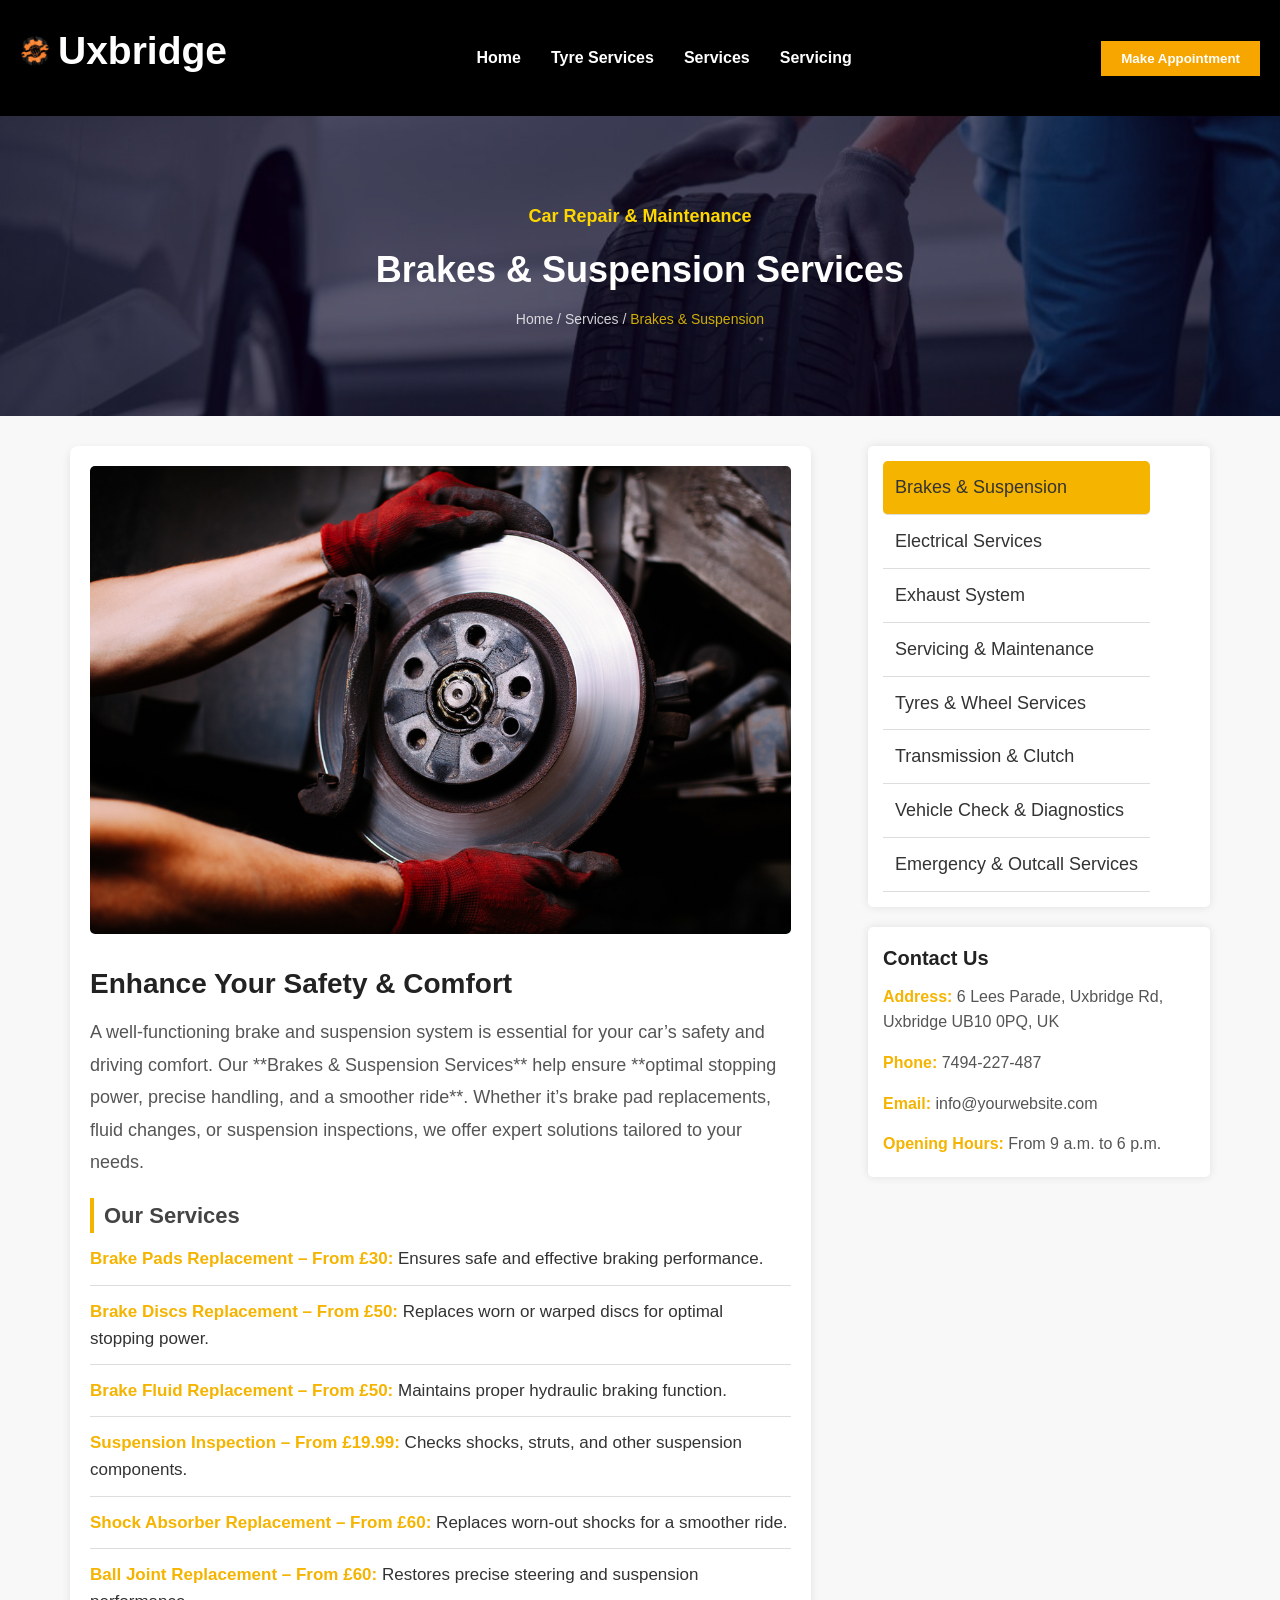
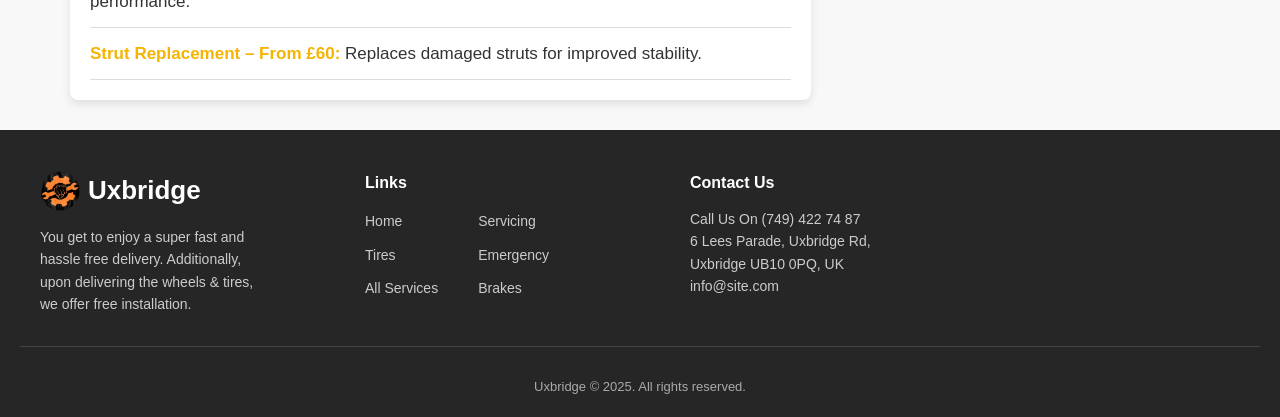
<file: brakeService.html>
<!DOCTYPE html>
<html lang="en">
<head>
    <meta charset="UTF-8">
    <meta name="viewport" content="width=device-width, initial-scale=1.0">
    <title>Brakes & Suspension Services</title>
    <link rel="stylesheet" href="styles.css">
</head>
<body style="font-family: 'Poppins', Arial, sans-serif;
margin: 0;
padding: 0;
background-color: #f8f8f8;
color: #333;
line-height: 1.6;">

<header>
    <nav>
      <div class="logo"><img src="logo.png" alt="Logo" style="width: 30px; height: 30px;"><h1>Uxbridge</h1> </div>

      <!-- Hamburger icon -->
      <div class="hamburger" onclick="toggleMenu()">
        <span></span>
        <span></span>
        <span></span>
      </div>

      <!-- Navigation links -->
      <ul class="nav-links">
        <li><a href="homePage.html">Home</a></li>
        <li><a href="tyreService.html">Tyre Services</a></li>
        <li><a href="servicesPage.html">Services</a></li>
        <li><a href="maintenanceService.html">Servicing</a></li>
      </ul>

      <!-- Button -->
      <button class="btn">Make Appointment</button>
    </nav>
  </header>

  <script>
    function toggleMenu() {
      document.querySelector('.nav-links').classList.toggle('active');
    }
  </script>

<header class="hero-section">
    <div class="overlay">
        <div class="container">
            <h2 class="subtitle">Car Repair & Maintenance</h2>
            <h1 class="title">Brakes & Suspension Services</h1>
            <p class="breadcrumb">
                <a href="homePage.html">Home</a> <span> / </span> 
                <a href="servicesPage.html">Services</a> <span> / </span> 
                <span class="active">Brakes & Suspension</span>
            </p>
        </div>
    </div>
</header>

<div class="service-page__container">
    
    <!-- Left Content (Main Service Details) -->
    <div class="service-details">
        <img src="brakes.jpg" alt="Brakes & Suspension Services" class="service-details__image">
        <h2 class="service-details__heading">Enhance Your Safety & Comfort</h2>
        <p class="service-details__description">
            A well-functioning brake and suspension system is essential for your car’s safety and driving comfort. 
            Our **Brakes & Suspension Services** help ensure **optimal stopping power, precise handling, and a smoother ride**.  
            Whether it’s brake pad replacements, fluid changes, or suspension inspections, we offer expert solutions tailored to your needs.
        </p>

        <h3 class="service-details__subheading">Our Services</h3>
        <ul class="service-details__list">
            <li><strong>Brake Pads Replacement – From £30:</strong> Ensures safe and effective braking performance.</li>
            <li><strong>Brake Discs Replacement – From £50:</strong> Replaces worn or warped discs for optimal stopping power.</li>
            <li><strong>Brake Fluid Replacement – From £50:</strong> Maintains proper hydraulic braking function.</li>
            <li><strong>Suspension Inspection – From £19.99:</strong> Checks shocks, struts, and other suspension components.</li>
            <li><strong>Shock Absorber Replacement – From £60:</strong> Replaces worn-out shocks for a smoother ride.</li>
            <li><strong>Ball Joint Replacement – From £60:</strong> Restores precise steering and suspension performance.</li>
            <li><strong>Strut Replacement – From £60:</strong> Replaces damaged struts for improved stability.</li>
        </ul>
    </div>

    <!-- Right Sidebar -->
    <aside class="service-sidebar">
        <nav class="service-sidebar__menu">
            <ul>
                <li class="service-sidebar__menu--active"><a href="brakeService.html">Brakes & Suspension</a></li>
                <li><a href="electricalServices.html">Electrical Services</a></li>
                <li><a href="exhaustSystemService.html">Exhaust System</a></li>
                <li><a href="maintenanceService.html">Servicing & Maintenance</a></li>
                <li><a href="tyreService.html">Tyres & Wheel Services</a></li>
                <li><a href="transmissionService.html">Transmission & Clutch</a></li>
                <li><a href="vehicleCheckService.html">Vehicle Check & Diagnostics</a></li>
                <li><a href="emergencyService.html">Emergency & Outcall Services</a></li>
            </ul>
        </nav>

        <div class="service-sidebar__contact-box">
            <h3 class="service-sidebar__contact-title">Contact Us</h3>
            <p style="padding-bottom: 10px;"><strong>Address:</strong> 6 Lees Parade, Uxbridge Rd, Uxbridge UB10 0PQ, UK</p>
            <p style="padding-bottom: 10px;"><strong>Phone:</strong> 7494-227-487</p>
            <p style="padding-bottom: 10px;"><strong>Email:</strong> info@yourwebsite.com</p>
            <p><strong>Opening Hours:</strong> From 9 a.m. to 6 p.m.</p>
        </div>
    </aside>
</div>
<footer class="footer">
    <div class="footer-container">
      <!-- Logo and Description -->
      <div class="footer-section">
        <div class="logo"><img src="logo.png" alt="Logo" style="width: 40px; height: 40px;"> Uxbridge</div>
        <p>You get to enjoy a super fast and hassle free delivery. Additionally, upon delivering the wheels & tires, we offer free installation.</p>
      </div>
  
      <!-- Links -->
      <div class="footer-section">
        <h4>Links</h4>
        <div class="footer-links">
          <ul>
            <li><a href="homePage.html">Home</a></li>
            <li><a href="tyreService.html">Tires</a></li>
            <li><a href="servicesPage.html">All Services</a></li>
          </ul>
          <ul>
            <li><a href="maintenanceService.html">Servicing</a></li>
            <li><a href="emergencyService.html">Emergency</a></li>
            <li><a href="brakeService.html">Brakes</a></li>
          </ul>
        </div>
      </div>
      
  
      <!-- Contact Info -->
      <div class="footer-section">
        <h4>Contact Us</h4>
        <p>Call Us On <a href="tel:+447494227487">(749) 422 74 87</a></p>
        <p>6 Lees Parade, Uxbridge Rd, Uxbridge UB10 0PQ, UK</p>
        <p><a href="mailto:info@site.com">info@site.com</a></p>
      </div>
  
      <!-- Newsletter -->
      <div class="footer-section">
       
        
      </div>
    </div>
  
    <div class="footer-bottom">
      <p>Uxbridge © 2025. All rights reserved.</p>
    </div>
  </footer>

</body>
</html>
</file>
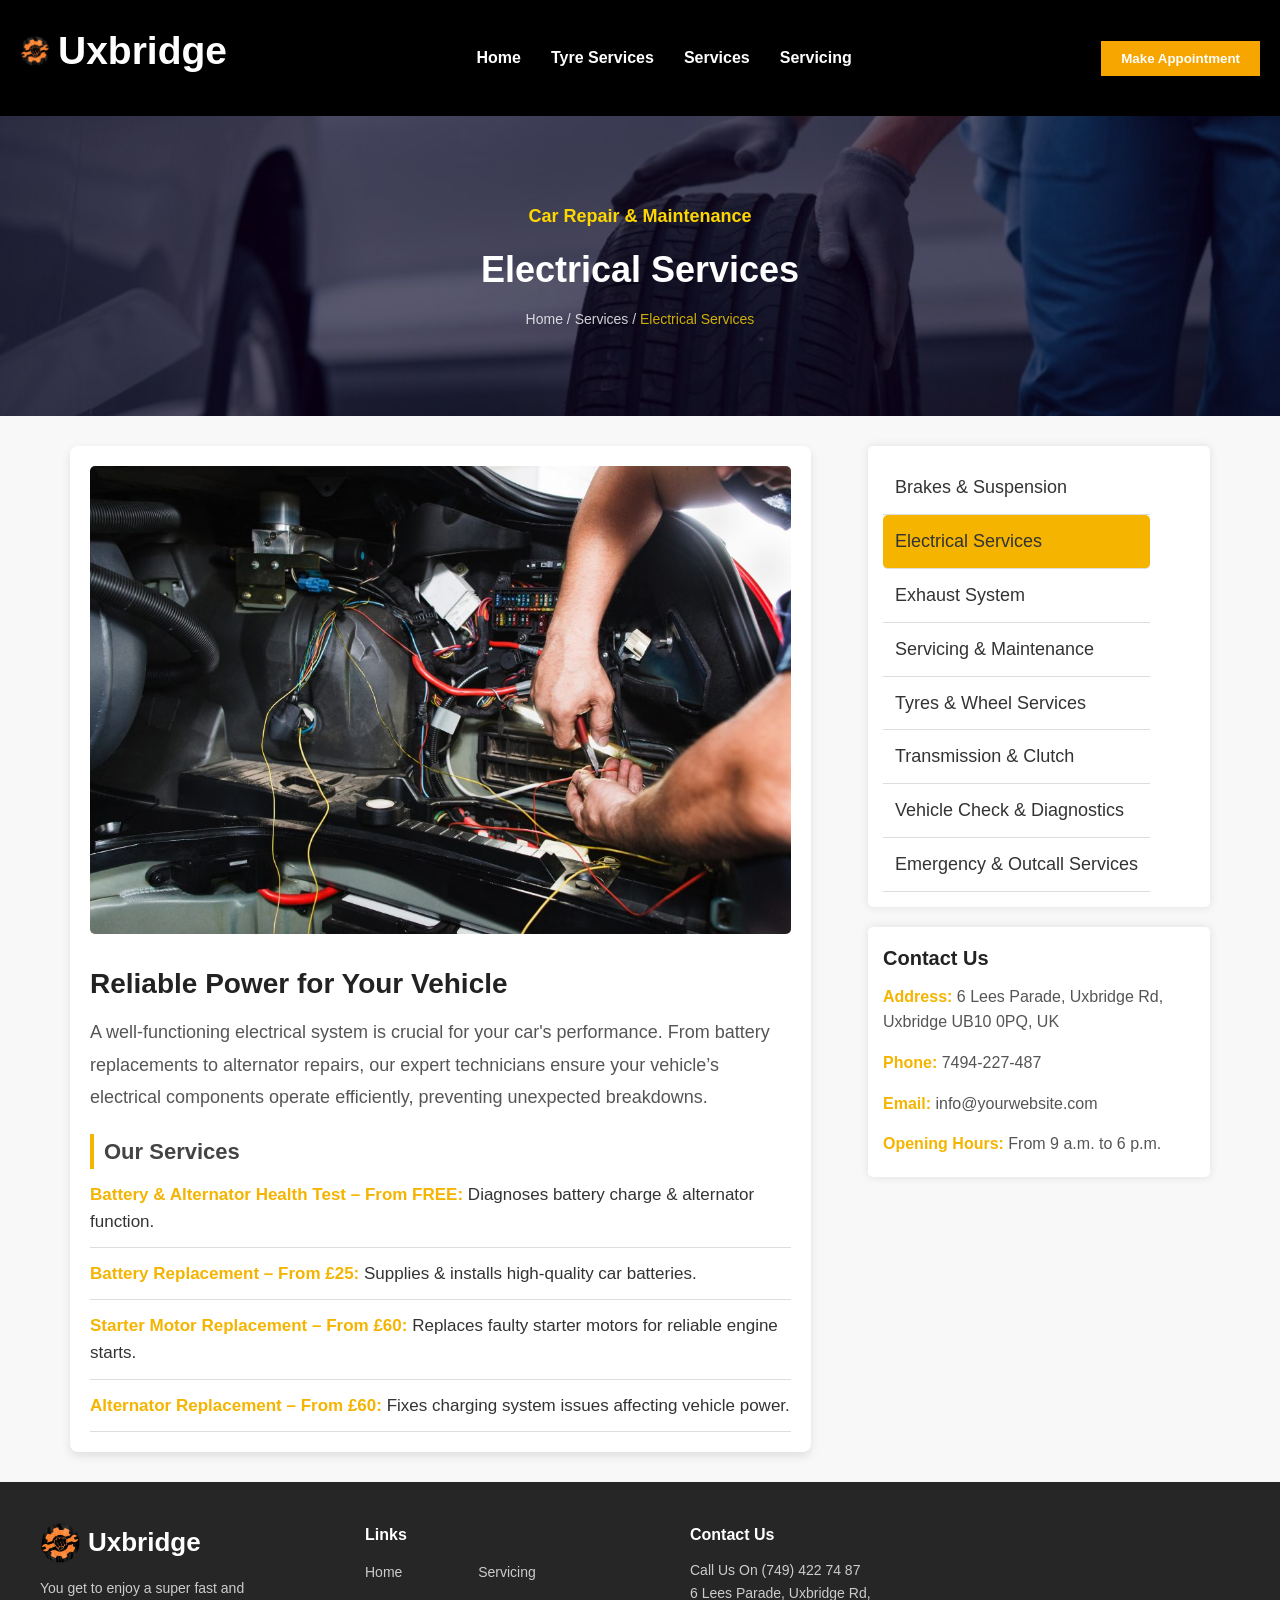
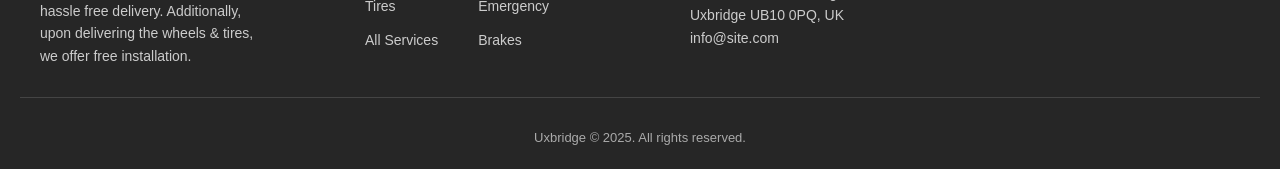
<file: electricalServices.html>
<!DOCTYPE html>
<html lang="en">
<head>
    <meta charset="UTF-8">
    <meta name="viewport" content="width=device-width, initial-scale=1.0">
    <title>Electrical Services</title>
    <link rel="stylesheet" href="styles.css">
</head>
<body style="font-family: 'Poppins', Arial, sans-serif;
margin: 0;
padding: 0;
background-color: #f8f8f8;
color: #333;
line-height: 1.6;">

<header>
    <nav>
      <div class="logo"><img src="logo.png" alt="Logo" style="width: 30px; height: 30px;"><h1>Uxbridge</h1> </div>

      <!-- Hamburger icon -->
      <div class="hamburger" onclick="toggleMenu()">
        <span></span>
        <span></span>
        <span></span>
      </div>

      <!-- Navigation links -->
      <ul class="nav-links">
        <li><a href="homePage.html">Home</a></li>
        <li><a href="tyreService.html">Tyre Services</a></li>
        <li><a href="servicesPage.html">Services</a></li>
        <li><a href="maintenanceService.html">Servicing</a></li>
      </ul>

      <!-- Button -->
      <button class="btn">Make Appointment</button>
    </nav>
  </header>

  <script>
    function toggleMenu() {
      document.querySelector('.nav-links').classList.toggle('active');
    }
  </script>

<header class="hero-section">
    <div class="overlay">
        <div class="container">
            <h2 class="subtitle">Car Repair & Maintenance</h2>
            <h1 class="title">Electrical Services</h1>
            <p class="breadcrumb">
                <a href="homePage.html">Home</a> <span> / </span> 
                <a href="servicesPage.html">Services</a> <span> / </span> 
                <span class="active">Electrical Services</span>
            </p>
        </div>
    </div>
</header>

<div class="service-page__container">
    
    <!-- Electrical Services Section -->
<div class="service-details">
    <img src="ElectricalServices.jpg" alt="Electrical Services" class="service-details__image">
    <h2 class="service-details__heading">Reliable Power for Your Vehicle</h2>
    <p class="service-details__description">
        A well-functioning electrical system is crucial for your car's performance. From battery replacements to alternator repairs, our expert technicians ensure your vehicle’s electrical components operate efficiently, preventing unexpected breakdowns.
    </p>

    <h3 class="service-details__subheading">Our Services</h3>
    <ul class="service-details__list">
        <li><strong>Battery & Alternator Health Test – From FREE:</strong> Diagnoses battery charge & alternator function.</li>
        <li><strong>Battery Replacement – From £25:</strong> Supplies & installs high-quality car batteries.</li>
        <li><strong>Starter Motor Replacement – From £60:</strong> Replaces faulty starter motors for reliable engine starts.</li>
        <li><strong>Alternator Replacement – From £60:</strong> Fixes charging system issues affecting vehicle power.</li>
    </ul>
</div>


    <!-- Right Sidebar -->
    <aside class="service-sidebar">
        <nav class="service-sidebar__menu">
            <ul>
                <li><a href="brakeService.html">Brakes & Suspension</a></li>
                <li class="service-sidebar__menu--active"><a href="electricalServices.html">Electrical Services</a></li>
                <li><a href="exhaustSystemService.html">Exhaust System</a></li>
                <li><a href="maintenanceService.html">Servicing & Maintenance</a></li>
                <li><a href="tyreService.html">Tyres & Wheel Services</a></li>
                <li><a href="transmissionService.html">Transmission & Clutch</a></li>
                <li><a href="vehicleCheckService.html">Vehicle Check & Diagnostics</a></li>
                <li><a href="emergencyService.html">Emergency & Outcall Services</a></li>
            </ul>
        </nav>

        <div class="service-sidebar__contact-box">
            <h3 class="service-sidebar__contact-title">Contact Us</h3>
            <p style="padding-bottom: 10px;"><strong>Address:</strong> 6 Lees Parade, Uxbridge Rd, Uxbridge UB10 0PQ, UK</p>
            <p style="padding-bottom: 10px;"><strong>Phone:</strong> 7494-227-487</p>
            <p style="padding-bottom: 10px;"><strong>Email:</strong> info@yourwebsite.com</p>
            <p><strong>Opening Hours:</strong> From 9 a.m. to 6 p.m.</p>
        </div>
    </aside>
</div>
<footer class="footer">
    <div class="footer-container">
      <!-- Logo and Description -->
      <div class="footer-section">
        <div class="logo"><img src="logo.png" alt="Logo" style="width: 40px; height: 40px;"> Uxbridge</div>
        <p>You get to enjoy a super fast and hassle free delivery. Additionally, upon delivering the wheels & tires, we offer free installation.</p>
      </div>
  
      <!-- Links -->
      <div class="footer-section">
        <h4>Links</h4>
        <div class="footer-links">
          <ul>
            <li><a href="homePage.html">Home</a></li>
            <li><a href="tyreService.html">Tires</a></li>
            <li><a href="servicesPage.html">All Services</a></li>
          </ul>
          <ul>
            <li><a href="maintenanceService.html">Servicing</a></li>
            <li><a href="emergencyService.html">Emergency</a></li>
            <li><a href="brakeService.html">Brakes</a></li>
          </ul>
        </div>
      </div>
      
  
      <!-- Contact Info -->
      <div class="footer-section">
        <h4>Contact Us</h4>
        <p>Call Us On <a href="tel:+447494227487">(749) 422 74 87</a></p>
        <p>6 Lees Parade, Uxbridge Rd, Uxbridge UB10 0PQ, UK</p>
        <p><a href="mailto:info@site.com">info@site.com</a></p>
      </div>
  
      <!-- Newsletter -->
      <div class="footer-section">
       
        
      </div>
    </div>
  
    <div class="footer-bottom">
      <p>Uxbridge © 2025. All rights reserved.</p>
    </div>
  </footer>

</body>
</html>
</file>
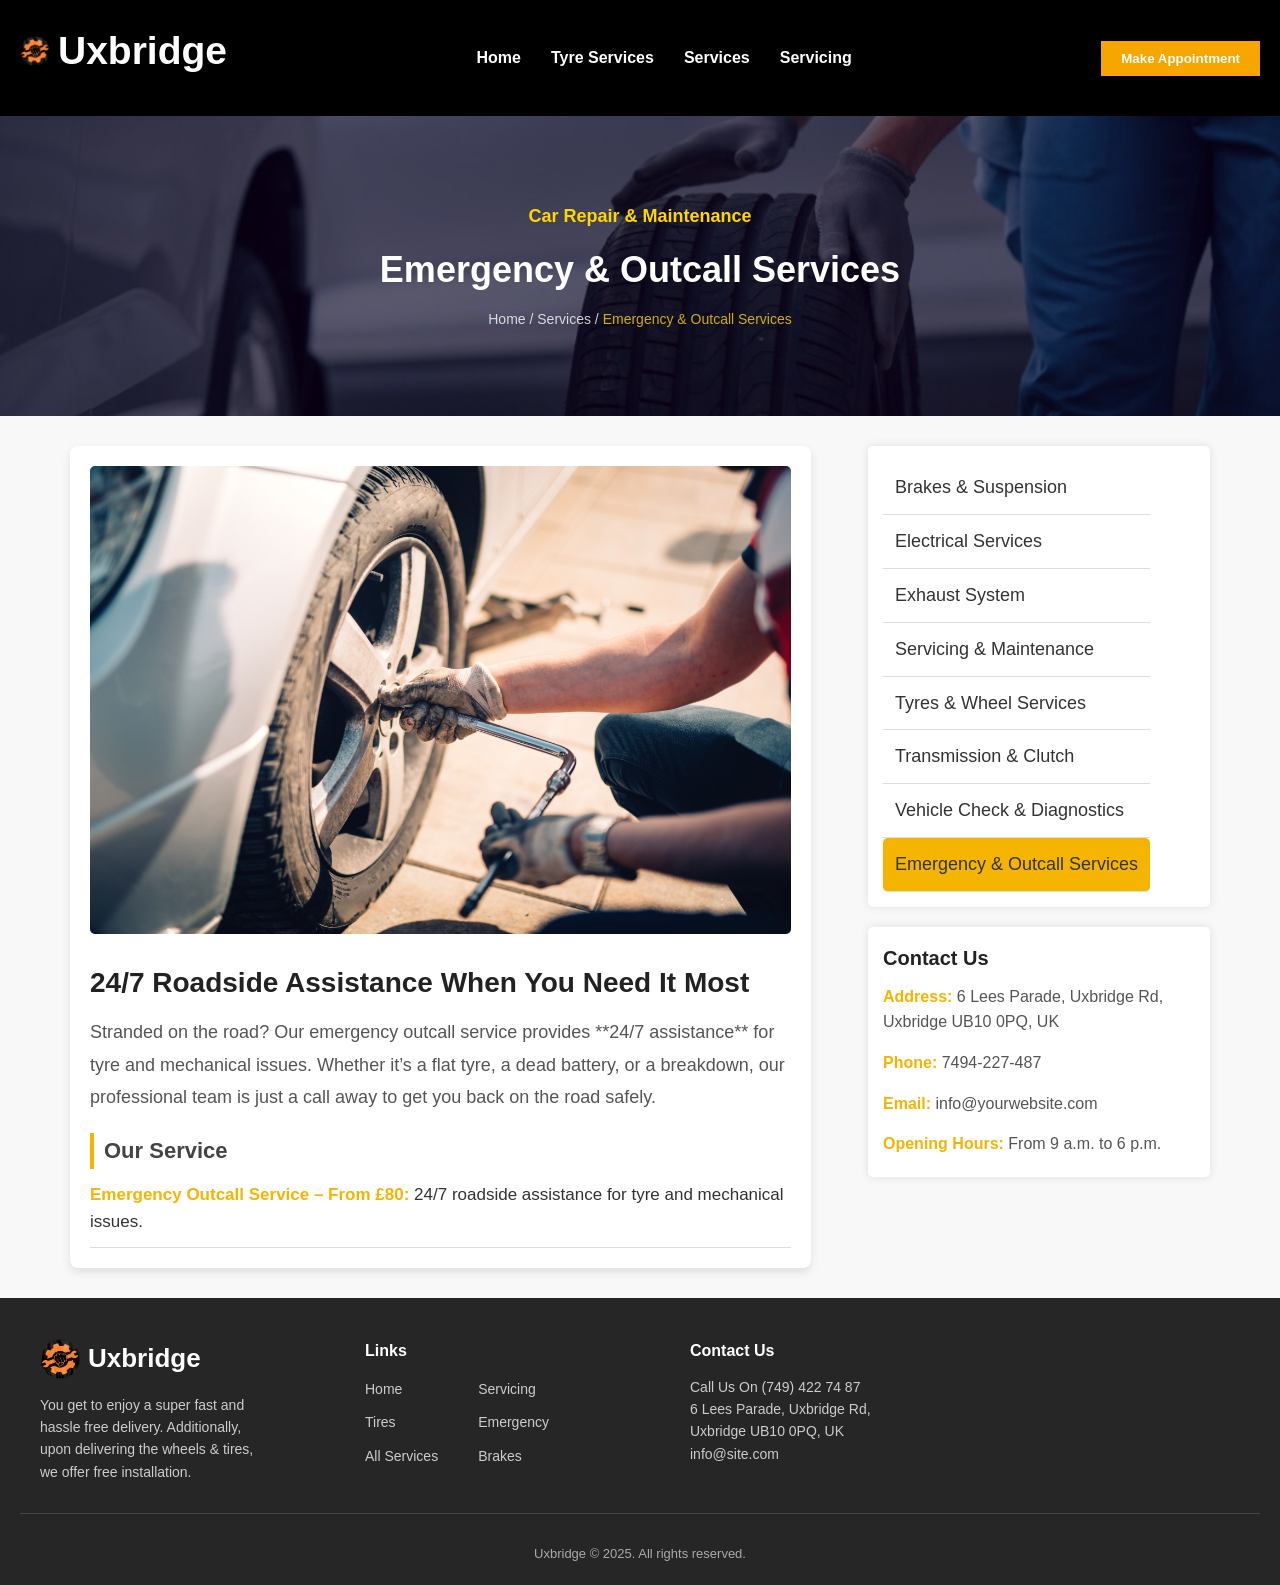
<file: emergencyService.html>
<!DOCTYPE html>
<html lang="en">
<head>
    <meta charset="UTF-8">
    <meta name="viewport" content="width=device-width, initial-scale=1.0">
    <title>Emergency & Outcall Services</title>
    <link rel="stylesheet" href="styles.css">
</head>
<body style="font-family: 'Poppins', Arial, sans-serif;
margin: 0;
padding: 0;
background-color: #f8f8f8;
color: #333;
line-height: 1.6;">

<header>
    <nav>
      <div class="logo"><img src="logo.png" alt="Logo" style="width: 30px; height: 30px;"><h1>Uxbridge</h1> </div>

      <!-- Hamburger icon -->
      <div class="hamburger" onclick="toggleMenu()">
        <span></span>
        <span></span>
        <span></span>
      </div>

      <!-- Navigation links -->
      <ul class="nav-links">
        <li><a href="homePage.html">Home</a></li>
        <li><a href="tyreService.html">Tyre Services</a></li>
        <li><a href="servicesPage.html">Services</a></li>
        <li><a href="maintenanceService.html">Servicing</a></li>
      </ul>

      <!-- Button -->
      <button class="btn">Make Appointment</button>
    </nav>
  </header>

  <script>
    function toggleMenu() {
      document.querySelector('.nav-links').classList.toggle('active');
    }
  </script>

<header class="hero-section">
    <div class="overlay">
        <div class="container">
            <h2 class="subtitle">Car Repair & Maintenance</h2>
            <h1 class="title">Emergency & Outcall Services</h1>
            <p class="breadcrumb">
                <a href="homePage.html">Home</a> <span> / </span> 
                <a href="servicesPage.html">Services</a> <span> / </span> 
                <span class="active">Emergency & Outcall Services</span>
            </p>
        </div>
    </div>
</header>

<div class="service-page__container">
    
    <!-- Emergency & Outcall Services Section -->
<div class="service-details">
    <img src="Emergency.jpeg" alt="Emergency & Outcall Services" class="service-details__image">
    <h2 class="service-details__heading">24/7 Roadside Assistance When You Need It Most</h2>
    <p class="service-details__description">
        Stranded on the road? Our emergency outcall service provides **24/7 assistance** for tyre and mechanical issues. Whether it’s a flat tyre, a dead battery, or a breakdown, our professional team is just a call away to get you back on the road safely.
    </p>

    <h3 class="service-details__subheading">Our Service</h3>
    <ul class="service-details__list">
        <li><strong>Emergency Outcall Service – From £80:</strong> 24/7 roadside assistance for tyre and mechanical issues.</li>
    </ul>
</div>



    <!-- Right Sidebar -->
    <aside class="service-sidebar">
        <nav class="service-sidebar__menu">
            <ul>
                <li><a href="brakeService.html">Brakes & Suspension</a></li>
                <li><a href="electricalServices.html">Electrical Services</a></li>
                <li><a href="exhaustSystemService.html">Exhaust System</a></li>
                <li><a href="maintenanceService.html">Servicing & Maintenance</a></li>
                <li><a href="tyreService.html">Tyres & Wheel Services</a></li>
                <li><a href="transmissionService.html">Transmission & Clutch</a></li>
                <li><a href="vehicleCheckService.html">Vehicle Check & Diagnostics</a></li>
                <li class="service-sidebar__menu--active"><a href="emergencyService.html">Emergency & Outcall Services</a></li>
            </ul>
        </nav>

        <div class="service-sidebar__contact-box">
            <h3 class="service-sidebar__contact-title">Contact Us</h3>
            <p style="padding-bottom: 10px;"><strong>Address:</strong> 6 Lees Parade, Uxbridge Rd, Uxbridge UB10 0PQ, UK</p>
            <p style="padding-bottom: 10px;"><strong>Phone:</strong> 7494-227-487</p>
            <p style="padding-bottom: 10px;"><strong>Email:</strong> info@yourwebsite.com</p>
            <p><strong>Opening Hours:</strong> From 9 a.m. to 6 p.m.</p>
        </div>
    </aside>
</div>
<footer class="footer">
    <div class="footer-container">
      <!-- Logo and Description -->
      <div class="footer-section">
        <div class="logo"><img src="logo.png" alt="Logo" style="width: 40px; height: 40px;"> Uxbridge</div>
        <p>You get to enjoy a super fast and hassle free delivery. Additionally, upon delivering the wheels & tires, we offer free installation.</p>
      </div>
  
      <!-- Links -->
      <div class="footer-section">
        <h4>Links</h4>
        <div class="footer-links">
          <ul>
            <li><a href="homePage.html">Home</a></li>
            <li><a href="tyreService.html">Tires</a></li>
            <li><a href="servicesPage.html">All Services</a></li>
          </ul>
          <ul>
            <li><a href="maintenanceService.html">Servicing</a></li>
            <li><a href="emergencyService.html">Emergency</a></li>
            <li><a href="brakeService.html">Brakes</a></li>
          </ul>
        </div>
      </div>
      
  
      <!-- Contact Info -->
      <div class="footer-section">
        <h4>Contact Us</h4>
        <p>Call Us On <a href="tel:+447494227487">(749) 422 74 87</a></p>
        <p>6 Lees Parade, Uxbridge Rd, Uxbridge UB10 0PQ, UK</p>
        <p><a href="mailto:info@site.com">info@site.com</a></p>
      </div>
  
      <!-- Newsletter -->
      <div class="footer-section">
       
        
      </div>
    </div>
  
    <div class="footer-bottom">
      <p>Uxbridge © 2025. All rights reserved.</p>
    </div>
  </footer>

</body>
</html>
</file>
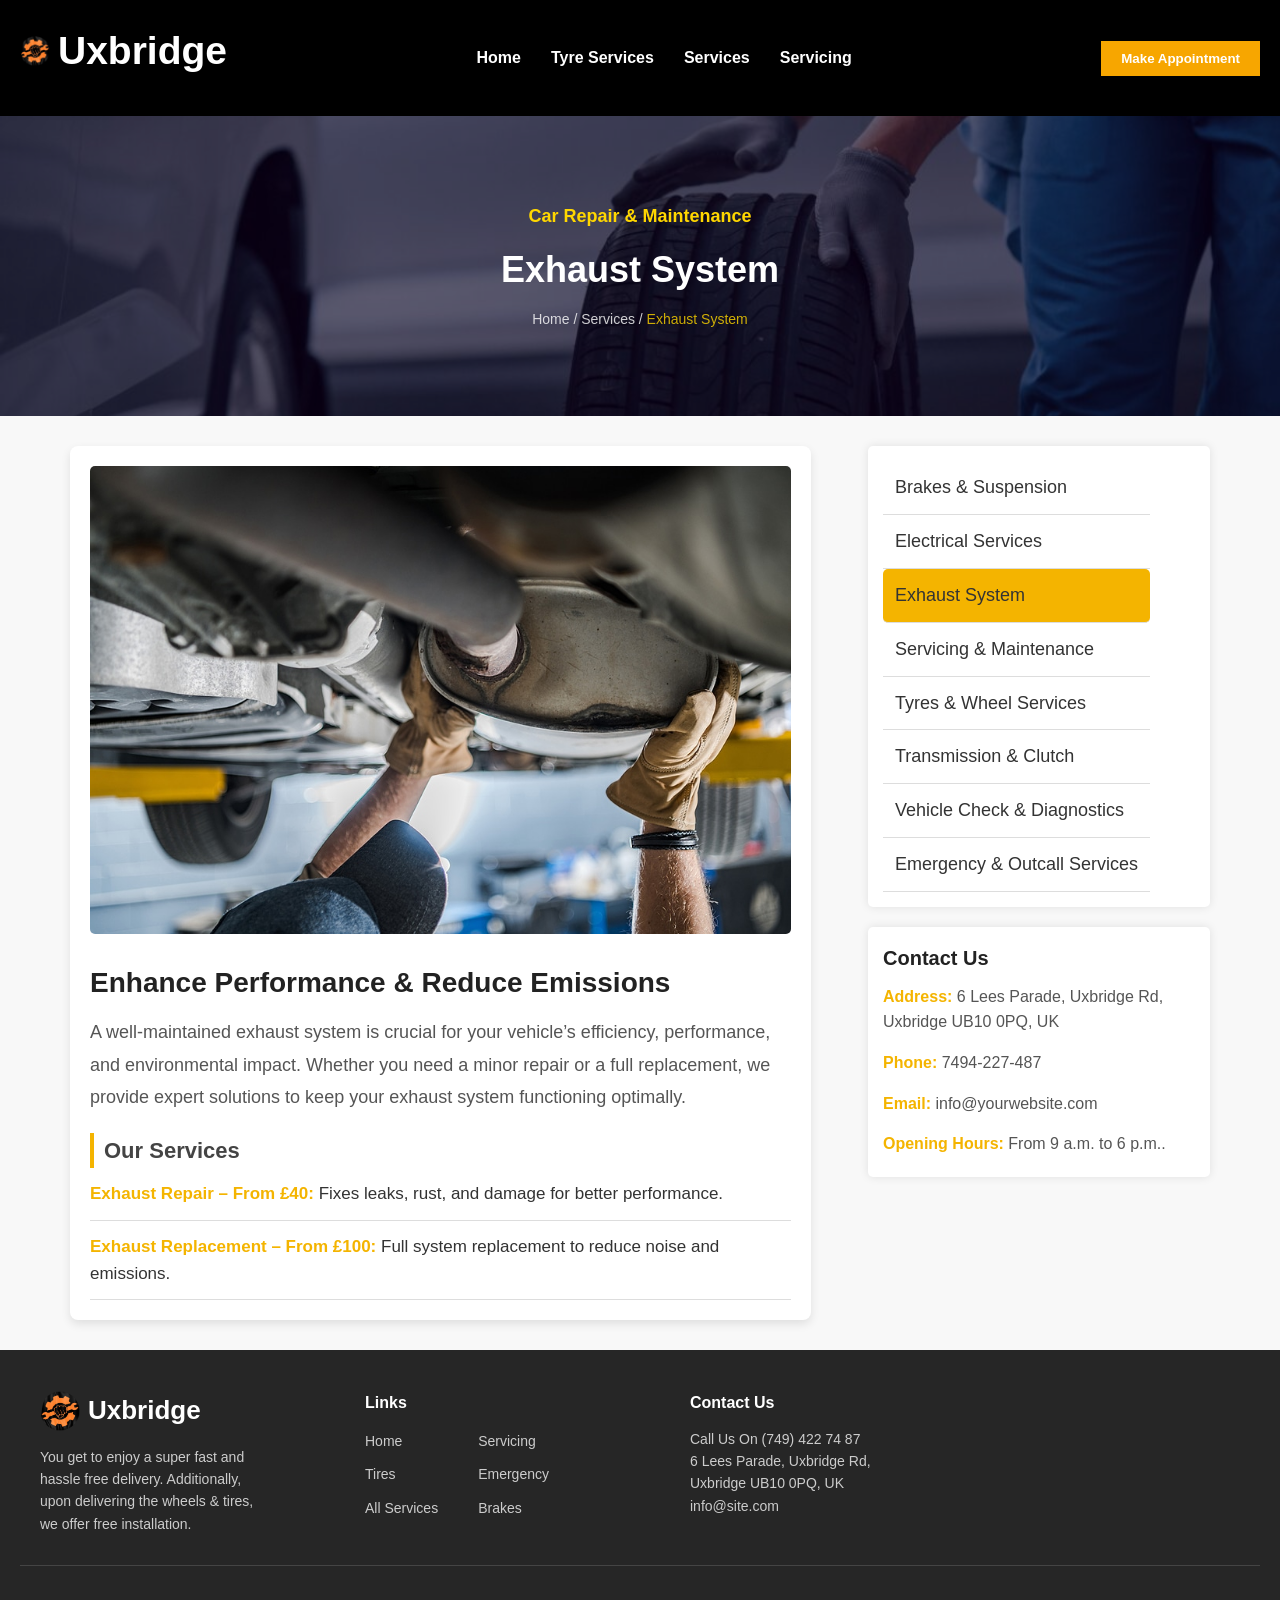
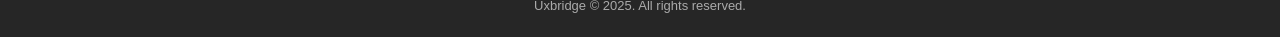
<file: exhaustSystemService.html>
<!DOCTYPE html>
<html lang="en">
<head>
    <meta charset="UTF-8">
    <meta name="viewport" content="width=device-width, initial-scale=1.0">
    <title>Exhaust System</title>
    <link rel="stylesheet" href="styles.css">
</head>
<body style="font-family: 'Poppins', Arial, sans-serif;
margin: 0;
padding: 0;
background-color: #f8f8f8;
color: #333;
line-height: 1.6;">

<header>
    <nav>
      <div class="logo"><img src="logo.png" alt="Logo" style="width: 30px; height: 30px;"><h1>Uxbridge</h1> </div>

      <!-- Hamburger icon -->
      <div class="hamburger" onclick="toggleMenu()">
        <span></span>
        <span></span>
        <span></span>
      </div>

      <!-- Navigation links -->
      <ul class="nav-links">
        <li><a href="homePage.html">Home</a></li>
        <li><a href="tyreService.html">Tyre Services</a></li>
        <li><a href="servicesPage.html">Services</a></li>
        <li><a href="maintenanceService.html">Servicing</a></li>
      </ul>

      <!-- Button -->
      <button class="btn">Make Appointment</button>
    </nav>
  </header>

  <script>
    function toggleMenu() {
      document.querySelector('.nav-links').classList.toggle('active');
    }
  </script>

<header class="hero-section">
    <div class="overlay">
        <div class="container">
            <h2 class="subtitle">Car Repair & Maintenance</h2>
            <h1 class="title">Exhaust System</h1>
            <p class="breadcrumb">
                <a href="homePage.html">Home</a> <span> / </span> <a href="servicesPage.html">Services</a> <span> / </span> <span class="active">Exhaust System</span>
            </p>
        </div>
    </div>
</header>

    <div class="service-page__container">
        
        <!-- Exhaust System Section -->
<div class="service-details">
    <img src="ExhaustSystem.jpg" alt="Exhaust System Services" class="service-details__image">
    <h2 class="service-details__heading">Enhance Performance & Reduce Emissions</h2>
    <p class="service-details__description">
        A well-maintained exhaust system is crucial for your vehicle’s efficiency, performance, and environmental impact. Whether you need a minor repair or a full replacement, we provide expert solutions to keep your exhaust system functioning optimally.
    </p>

    <h3 class="service-details__subheading">Our Services</h3>
    <ul class="service-details__list">
        <li><strong>Exhaust Repair – From £40:</strong> Fixes leaks, rust, and damage for better performance.</li>
        <li><strong>Exhaust Replacement – From £100:</strong> Full system replacement to reduce noise and emissions.</li>
    </ul>
</div>




        <!-- Right Sidebar -->
        <aside class="service-sidebar">
            <nav class="service-sidebar__menu">
                <ul>
                    <li><a href="brakeService.html">Brakes & Suspension</a></li>
                    <li><a href="electricalServices.html">Electrical Services</a></li>
                    <li class="service-sidebar__menu--active"><a href="exhaustSystemService.html">Exhaust System</a></li>
                    <li><a href="maintenanceService.html">Servicing & Maintenance</a></li>
                    <li><a href="tyreService.html">Tyres & Wheel Services</a></li>
                    <li><a href="transmissionService.html">Transmission & Clutch</a></li>
                    <li><a href="vehicleCheckService.html">Vehicle Check & Diagnostics</a></li>
                    <li><a href="emergencyService.html">Emergency & Outcall Services</a></li>
                </ul>
            </nav>

            <div class="service-sidebar__contact-box">
                <h3 class="service-sidebar__contact-title">Contact Us</h3>
                <p style="padding-bottom: 10px;"><strong>Address:</strong> 6 Lees Parade, Uxbridge Rd, Uxbridge UB10 0PQ, UK</p>
                <p style="padding-bottom: 10px;"><strong>Phone:</strong> 7494-227-487</p>
                <p style="padding-bottom: 10px;"><strong>Email:</strong> info@yourwebsite.com</p>
                <p><strong>Opening Hours:</strong> From 9 a.m. to 6 p.m..</p>
            </div>
        </aside>
    </div>
    <footer class="footer">
        <div class="footer-container">
          <!-- Logo and Description -->
          <div class="footer-section">
            <div class="logo"><img src="logo.png" alt="Logo" style="width: 40px; height: 40px;"> Uxbridge</div>
            <p>You get to enjoy a super fast and hassle free delivery. Additionally, upon delivering the wheels & tires, we offer free installation.</p>
          </div>
      
          <!-- Links -->
          <div class="footer-section">
            <h4>Links</h4>
            <div class="footer-links">
              <ul>
                <li><a href="homePage.html">Home</a></li>
                <li><a href="tyreService.html">Tires</a></li>
                <li><a href="servicesPage.html">All Services</a></li>
              </ul>
              <ul>
                <li><a href="maintenanceService.html">Servicing</a></li>
                <li><a href="emergencyService.html">Emergency</a></li>
                <li><a href="brakeService.html">Brakes</a></li>
              </ul>
          
            </div>
          </div>
          
      
          <!-- Contact Info -->
          <div class="footer-section">
            <h4>Contact Us</h4>
            <p>Call Us On <a href="tel:+447494227487">(749) 422 74 87</a></p>
            <p>6 Lees Parade, Uxbridge Rd, Uxbridge UB10 0PQ, UK</p>
            <p><a href="mailto:info@site.com">info@site.com</a></p>
          </div>
      
          <!-- Newsletter -->
          <div class="footer-section">
           
            
          </div>
        </div>
      
        <div class="footer-bottom">
          <p>Uxbridge © 2025. All rights reserved.</p>
        </div>
      </footer>
</body>
</html>
</file>
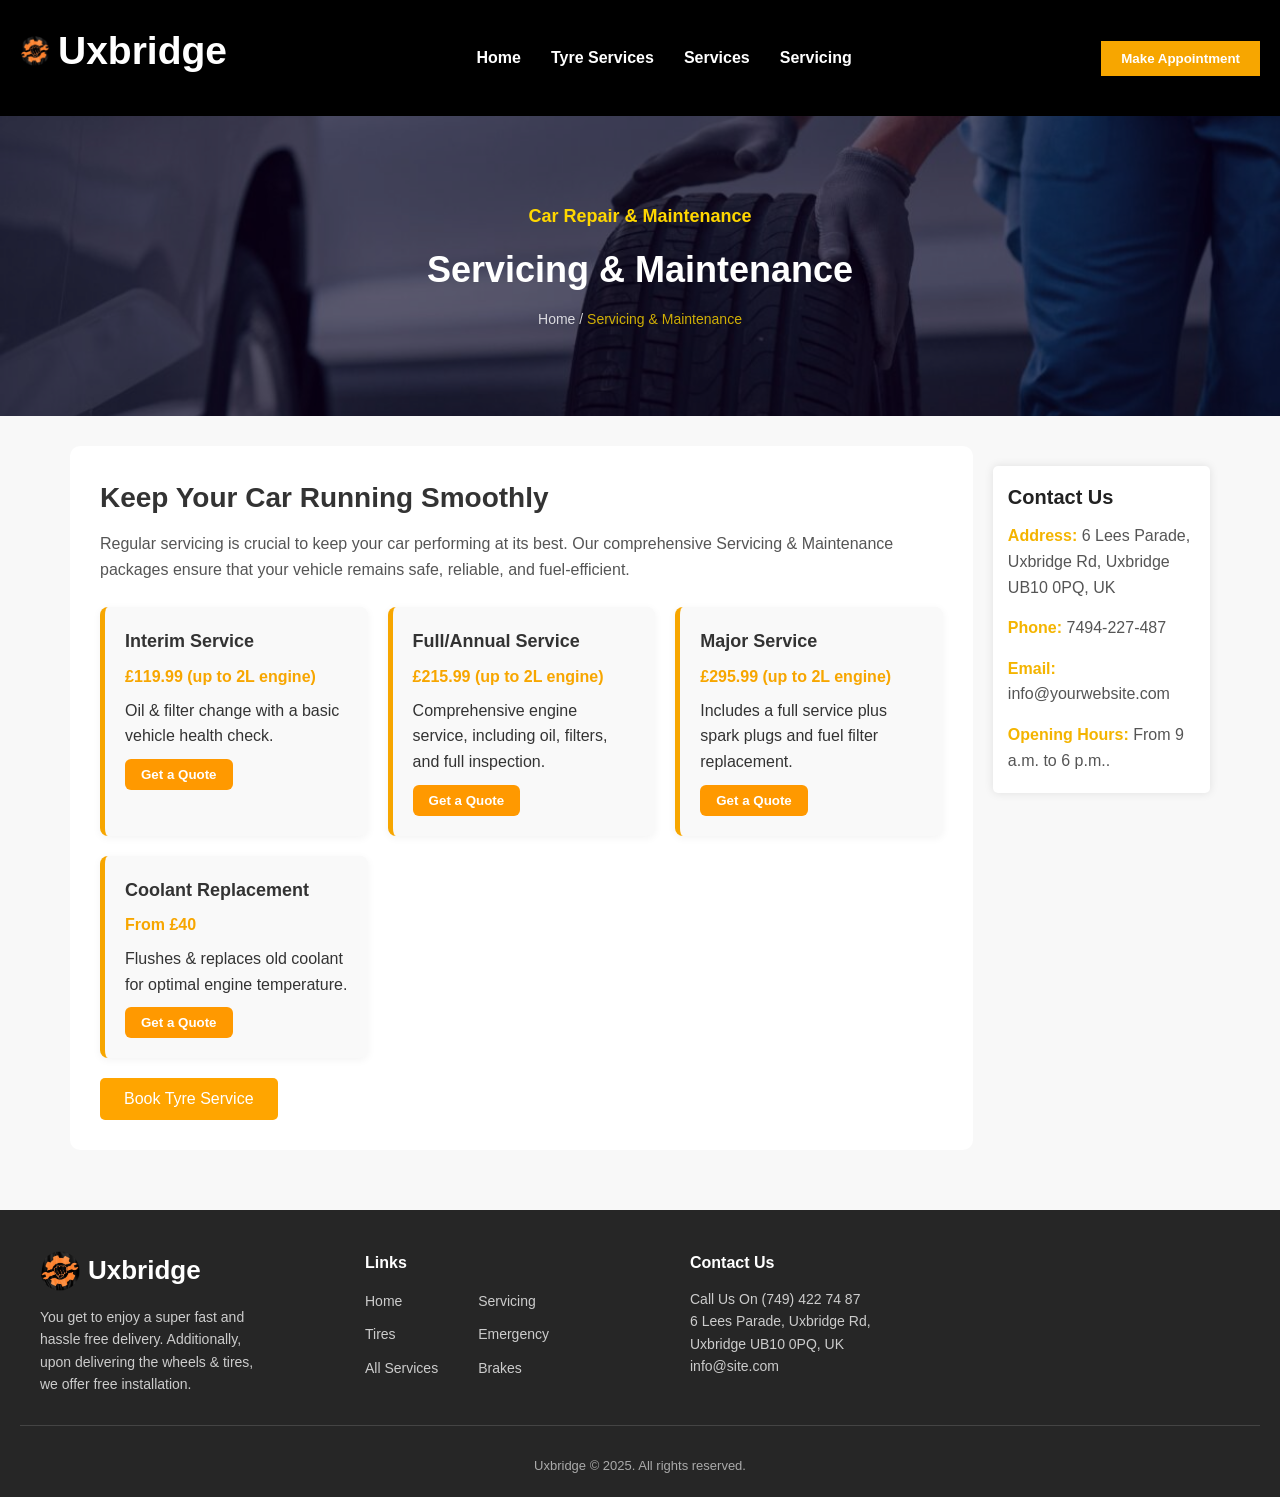
<file: maintenanceService.html>
<!DOCTYPE html>
<html lang="en">
<head>
    <meta charset="UTF-8">
    <meta name="viewport" content="width=device-width, initial-scale=1.0">
    <title>Servicing & Maintenance</title>
    <link rel="stylesheet" href="styles.css">
</head>
<body style="font-family: 'Poppins', Arial, sans-serif;
margin: 0;
padding: 0;
background-color: #f8f8f8;
color: #333;
line-height: 1.6;">

<header>
    <nav>
      <div class="logo"><img src="logo.png" alt="Logo" style="width: 30px; height: 30px;"><h1>Uxbridge</h1> </div>

      <!-- Hamburger icon -->
      <div class="hamburger" onclick="toggleMenu()">
        <span></span>
        <span></span>
        <span></span>
      </div>

      <!-- Navigation links -->
      <ul class="nav-links">
        <li><a href="homePage.html">Home</a></li>
        <li><a href="tyreService.html">Tyre Services</a></li>
        <li><a href="servicesPage.html">Services</a></li>
        <li><a href="maintenanceService.html">Servicing</a></li>
      </ul>

      <!-- Button -->
      <button class="btn">Make Appointment</button>
    </nav>
  </header>

  <script>
    function toggleMenu() {
      document.querySelector('.nav-links').classList.toggle('active');
    }
  </script>

<header class="hero-section">
    <div class="overlay">
        <div class="container">
            <h2 class="subtitle">Car Repair & Maintenance</h2>
            <h1 class="title">Servicing & Maintenance</h1>
            <p class="breadcrumb">
                <a href="homePage.html">Home</a> <span> / </span> <span class="active">Servicing & Maintenance</span>
            </p>
        </div>
    </div>
</header>

    <div class="service-page__container">
        
        <!-- Servicing & Maintenance Section -->
        <section class="service-cards">
            <h2 class="service-cards__heading">Keep Your Car Running Smoothly</h2>
            <p class="service-cards__description">
                Regular servicing is crucial to keep your car performing at its best. Our comprehensive Servicing & Maintenance packages ensure that your vehicle remains safe, reliable, and fuel-efficient.
            </p>
        
            <div class="cards-wrapper">
                <div class="service-card">
                    <h3>Interim Service</h3>
                    <p class="price">£119.99 (up to 2L engine)</p>
                    <p>Oil & filter change with a basic vehicle health check.</p>
                    <button class="get-quote-btn" onclick="openQuotePopup()">Get a Quote</button>
                </div>
                <div class="service-card">
                    <h3>Full/Annual Service</h3>
                    <p class="price">£215.99 (up to 2L engine)</p>
                    <p>Comprehensive engine service, including oil, filters, and full inspection.</p>
                    <button class="get-quote-btn" onclick="openQuotePopup()">Get a Quote</button>
                </div>
                <div class="service-card">
                    <h3>Major Service</h3>
                    <p class="price">£295.99 (up to 2L engine)</p>
                    <p>Includes a full service plus spark plugs and fuel filter replacement.</p>
                    <button class="get-quote-btn" onclick="openQuotePopup()">Get a Quote</button>
                </div>
                <div class="service-card">
                    <h3>Coolant Replacement</h3>
                    <p class="price">From £40</p>
                    <p>Flushes & replaces old coolant for optimal engine temperature.</p>
                    <button class="get-quote-btn" onclick="openQuotePopup()">Get a Quote</button>
                </div>
            </div>
            <button class="book-tyre-btn" onclick="openPopup()">Book Tyre Service</button>
        </section>
        


        <!-- Right Sidebar -->
        <aside class="service-sidebar">
            

            <div class="service-sidebar__contact-box">
                <h3 class="service-sidebar__contact-title">Contact Us</h3>
                <p style="padding-bottom: 10px;"><strong>Address:</strong> 6 Lees Parade, Uxbridge Rd, Uxbridge UB10 0PQ, UK</p>
                <p style="padding-bottom: 10px;"><strong>Phone:</strong> 7494-227-487</p>
                <p style="padding-bottom: 10px;"><strong>Email:</strong> info@yourwebsite.com</p>
                <p><strong>Opening Hours:</strong> From 9 a.m. to 6 p.m..</p>
            </div>
        </aside>
    </div>

    <footer class="footer">
      <div class="footer-container">
        <!-- Logo and Description -->
        <div class="footer-section">
          <div class="logo"><img src="logo.png" alt="Logo" style="width: 40px; height: 40px;"> Uxbridge</div>
          <p>You get to enjoy a super fast and hassle free delivery. Additionally, upon delivering the wheels & tires, we offer free installation.</p>
        </div>
    
        <!-- Links -->
        <div class="footer-section">
          <h4>Links</h4>
          <div class="footer-links">
            <ul>
              <li><a href="homePage.html">Home</a></li>
              <li><a href="tyreService.html">Tires</a></li>
              <li><a href="servicesPage.html">All Services</a></li>
            </ul>
            <ul>
              <li><a href="maintenanceService.html">Servicing</a></li>
              <li><a href="emergencyService.html">Emergency</a></li>
              <li><a href="brakeService.html">Brakes</a></li>
            </ul>
          </div>
        </div>
        
    
        <!-- Contact Info -->
        <div class="footer-section">
          <h4>Contact Us</h4>
          <p>Call Us On <a href="tel:+447494227487">(749) 422 74 87</a></p>
          <p>6 Lees Parade, Uxbridge Rd, Uxbridge UB10 0PQ, UK</p>
          <p><a href="mailto:info@site.com">info@site.com</a></p>
        </div>
    
        <!-- Newsletter -->
        <div class="footer-section">
         
          
        </div>
      </div>
    
      <div class="footer-bottom">
        <p>Uxbridge © 2025. All rights reserved.</p>
      </div>
    </footer>

    <!-- Popup Form -->
<div class="popup-overlay" id="popupOverlay">
    <div class="popup-content">
      <button class="popup-close" onclick="closePopup()">×</button>
      <div class="popup-scroll">
        <iframe
  src="https://api.leadconnectorhq.com/widget/form/AfsWGQdhdOQF3M0U7xO8"
  style="width:100%;height:100%;border:none;border-radius:4px"
  id="inline-AfsWGQdhdOQF3M0U7xO8" 
  data-layout="{'id':'INLINE'}"
  data-trigger-type="alwaysShow"
  data-trigger-value=""
  data-activation-type="alwaysActivated"
  data-activation-value=""
  data-deactivation-type="neverDeactivate"
  data-deactivation-value=""
  data-form-name="Request Call Back - form"
  data-height="856"
  data-layout-iframe-id="inline-AfsWGQdhdOQF3M0U7xO8"
  data-form-id="AfsWGQdhdOQF3M0U7xO8"
  title="Request Call Back - form"
      >
</iframe>


      </div>
    </div>
  </div>


<!-- Get a Quote Popup -->
<div class="popup-overlay" id="quotePopupOverlay">
  <div class="popup-content">
    <button class="popup-close" onclick="closeQuotePopup()">×</button>
    <div class="popup-scroll">
      <iframe
        src="https://api.leadconnectorhq.com/widget/form/7pTnqudVsO3AQS1srkf5"
        style="width:100%;height:100%;border:none;border-radius:3px"
        id="inline-7pTnqudVsO3AQS1srkf5" 
        data-layout="{'id':'INLINE'}"
        data-trigger-type="alwaysShow"
        data-trigger-value=""
        data-activation-type="alwaysActivated"
        data-activation-value=""
        data-deactivation-type="neverDeactivate"
        data-deactivation-value=""
        data-form-name="Form 10"
        data-height="909"
        data-layout-iframe-id="inline-7pTnqudVsO3AQS1srkf5"
        data-form-id="7pTnqudVsO3AQS1srkf5"
        title="Form 10"
      >
      </iframe>
    </div>
  </div>
</div>


  
  <script src="https://link.msgsndr.com/js/form_embed.js"></script>
  
  <script>
    function openPopup() {
      document.getElementById('popupOverlay').style.display = 'flex';
    }
  
    function closePopup() {
      document.getElementById('popupOverlay').style.display = 'none';
    }
  </script>

<script>
  function openQuotePopup() {
    document.getElementById('quotePopupOverlay').style.display = 'flex';
  }

  function closeQuotePopup() {
    document.getElementById('quotePopupOverlay').style.display = 'none';
  }
</script>




</body>
</html>
</file>
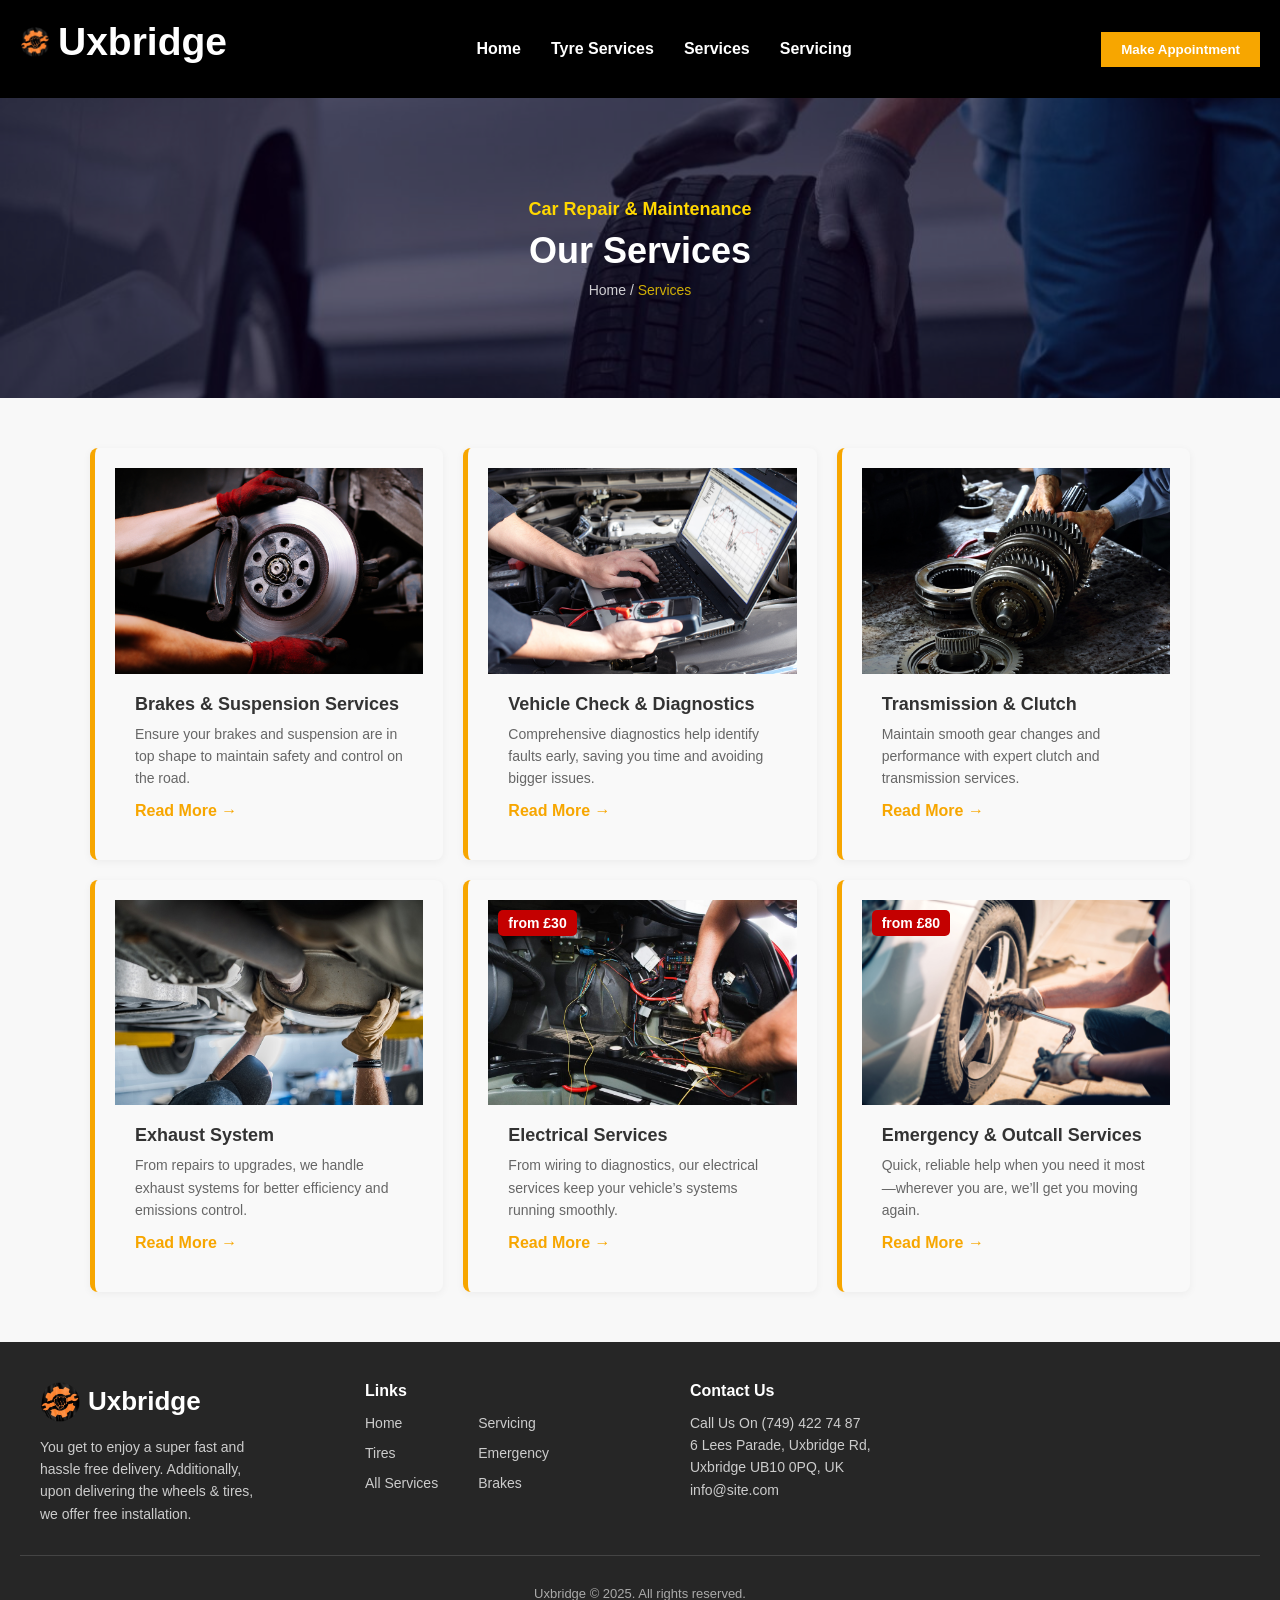
<file: servicesPage.html>
<!DOCTYPE html>
<html lang="en">
<head>
    <meta charset="UTF-8">
    <meta name="viewport" content="width=device-width, initial-scale=1.0">
    <title>Our Services</title>
    <link rel="stylesheet" href="styles.css">
</head>
<body style="font-family: Arial, sans-serif;
background: #f8f8f8;
margin: 0;
padding: 0;">

<header>
    <nav>
        <div class="logo"><img src="logo.png" alt="Logo" style="width: 30px; height: 30px;"><h1>Uxbridge</h1> </div>

      <!-- Hamburger icon -->
      <div class="hamburger" onclick="toggleMenu()">
        <span></span>
        <span></span>
        <span></span>
      </div>

      <!-- Navigation links -->
      <ul class="nav-links">
        <li><a href="homePage.html">Home</a></li>
        <li><a href="tyreService.html">Tyre Services</a></li>
        <li><a href="servicesPage.html">Services</a></li>
        <li><a href="maintenanceService.html">Servicing</a></li>
      </ul>

      <!-- Button -->
      <button class="btn">Make Appointment</button>
    </nav>
  </header>

  <script>
    function toggleMenu() {
      document.querySelector('.nav-links').classList.toggle('active');
    }
  </script>
<header class="hero-section">
    <div class="overlay">
        <div class="container">
            <h2 class="subtitle">Car Repair & Maintenance</h2>
            <h1 class="title">Our Services</h1>
            <p class="breadcrumb">
                <a href="homePage.html">Home</a> <span> / </span> <span class="active">Services</span>
            </p>
        </div>
    </div>
</header>


<section class="services-section">
    <div class="services-container">
        <!-- <div class="service-card">
            <div class="service-image">
                <img src="maintenance.jpg" alt="Servicing & Maintenance">
                
            </div>
            <div class="service-content">
                <h3>Servicing & Maintenance</h3>
                <p>The air conditioning system or your car is a sealed system...</p>
                <a href="maintenanceService.html" class="read-more">Read More →</a>
            </div>
        </div> -->

        <div class="service-card">
            <div class="service-image">
                <img src="brakes.jpg" alt="Brakes & Suspension Services">
            </div>
            <div class="service-content">
                <h3>Brakes & Suspension Services</h3>
                <p>Ensure your brakes and suspension are in top shape to maintain safety and control on the road.
                </p>
                <a href="brakeService.html" class="read-more">Read More →</a>
            </div>
        </div>

        <div class="service-card">
            <div class="service-image">
                <img src="VehicleCheck&Diagnostics.jpg" alt="Vehicle Check & Diagnostics">
            </div>
            <div class="service-content">
                <h3>Vehicle Check & Diagnostics</h3>
                <p>Comprehensive diagnostics help identify faults early, saving you time and avoiding bigger issues.</p>
                <a href="vehicleCheckService.html" class="read-more">Read More →</a>
            </div>
        </div>

        <div class="service-card">
            <div class="service-image">
                <img src="transmission.jpg" alt="Transmission & Clutch">
            </div>
            <div class="service-content">
                <h3>Transmission & Clutch</h3>
                <p>Maintain smooth gear changes and performance with expert clutch and transmission services.</p>
                <a href="transmissionService.html" class="read-more">Read More →</a>
            </div>
        </div>

        <!-- <div class="service-card">
            <div class="service-image">
                <img src="tyre-changes.png" alt="Tyres & Wheel Services">
            </div>
            <div class="service-content">
                <h3>Tyres & Wheel Services</h3>
                <p>Generally speaking, tires should be rotated every 6,000 to 8,000 miles...</p>
                <a href="tyreService.html" class="read-more">Read More →</a>
            </div>
        </div> -->

        <div class="service-card">
            <div class="service-image">
                <img src="ExhaustSystem.jpg" alt="Exhaust System">
            </div>
            <div class="service-content">
                <h3>Exhaust System</h3>
                <p>From repairs to upgrades, we handle exhaust systems for better efficiency and emissions control.</p>
                <a href="exhaustSystemService.html" class="read-more">Read More →</a>
            </div>
        </div>

        <div class="service-card">
            <div class="service-image">
                <img src="ElectricalServices.jpg" alt="Electrical Services">
                <span class="service-price">from £30</span>
            </div>
            <div class="service-content">
                <h3>Electrical Services</h3>
                <p>From wiring to diagnostics, our electrical services keep your vehicle’s systems running smoothly.</p>
                <a href="electricalServices.html" class="read-more">Read More →</a>
            </div>
        </div>

        <div class="service-card">
            <div class="service-image">
                <img src="Emergency.jpeg" alt="Emergency & Outcall Services">
                <span class="service-price">from £80</span>
            </div>
            <div class="service-content">
                <h3>Emergency & Outcall Services</h3>
                <p>Quick, reliable help when you need it most—wherever you are, we’ll get you moving again.</p>
                <a href="emergencyService.html" class="read-more">Read More →</a>
            </div>
        </div>

    </div>
</section>
<footer class="footer">
    <div class="footer-container">
      <!-- Logo and Description -->
      <div class="footer-section">
        <div class="logo"><img src="logo.png" alt="Logo" style="width: 40px; height: 40px;"> Uxbridge</div>
        <p>You get to enjoy a super fast and hassle free delivery. Additionally, upon delivering the wheels & tires, we offer free installation.</p>
      </div>
  
      <!-- Links -->
      <div class="footer-section">
        <h4>Links</h4>
        <div class="footer-links">
          <ul>
            <li><a href="homePage.html">Home</a></li>
            <li><a href="tyreService.html">Tires</a></li>
            <li><a href="servicesPage.html">All Services</a></li>
          </ul>
          
            <ul>
                <li><a href="maintenanceService.html">Servicing</a></li>
                <li><a href="emergencyService.html">Emergency</a></li>
                <li><a href="brakeService.html">Brakes</a></li>
              </ul>
          
        </div>
      </div>
      
  
      <!-- Contact Info -->
      <div class="footer-section">
        <h4>Contact Us</h4>
        <p>Call Us On <a href="tel:+447494227487">(749) 422 74 87</a></p>
        <p>6 Lees Parade, Uxbridge Rd, Uxbridge UB10 0PQ, UK</p>
        <p><a href="mailto:info@site.com">info@site.com</a></p>
      </div>
  
      <!-- Newsletter -->
      <div class="footer-section">
       
        
      </div>
    </div>
  
    <div class="footer-bottom">
      <p>Uxbridge © 2025. All rights reserved.</p>
    </div>
  </footer>

</body>
</html>
</file>
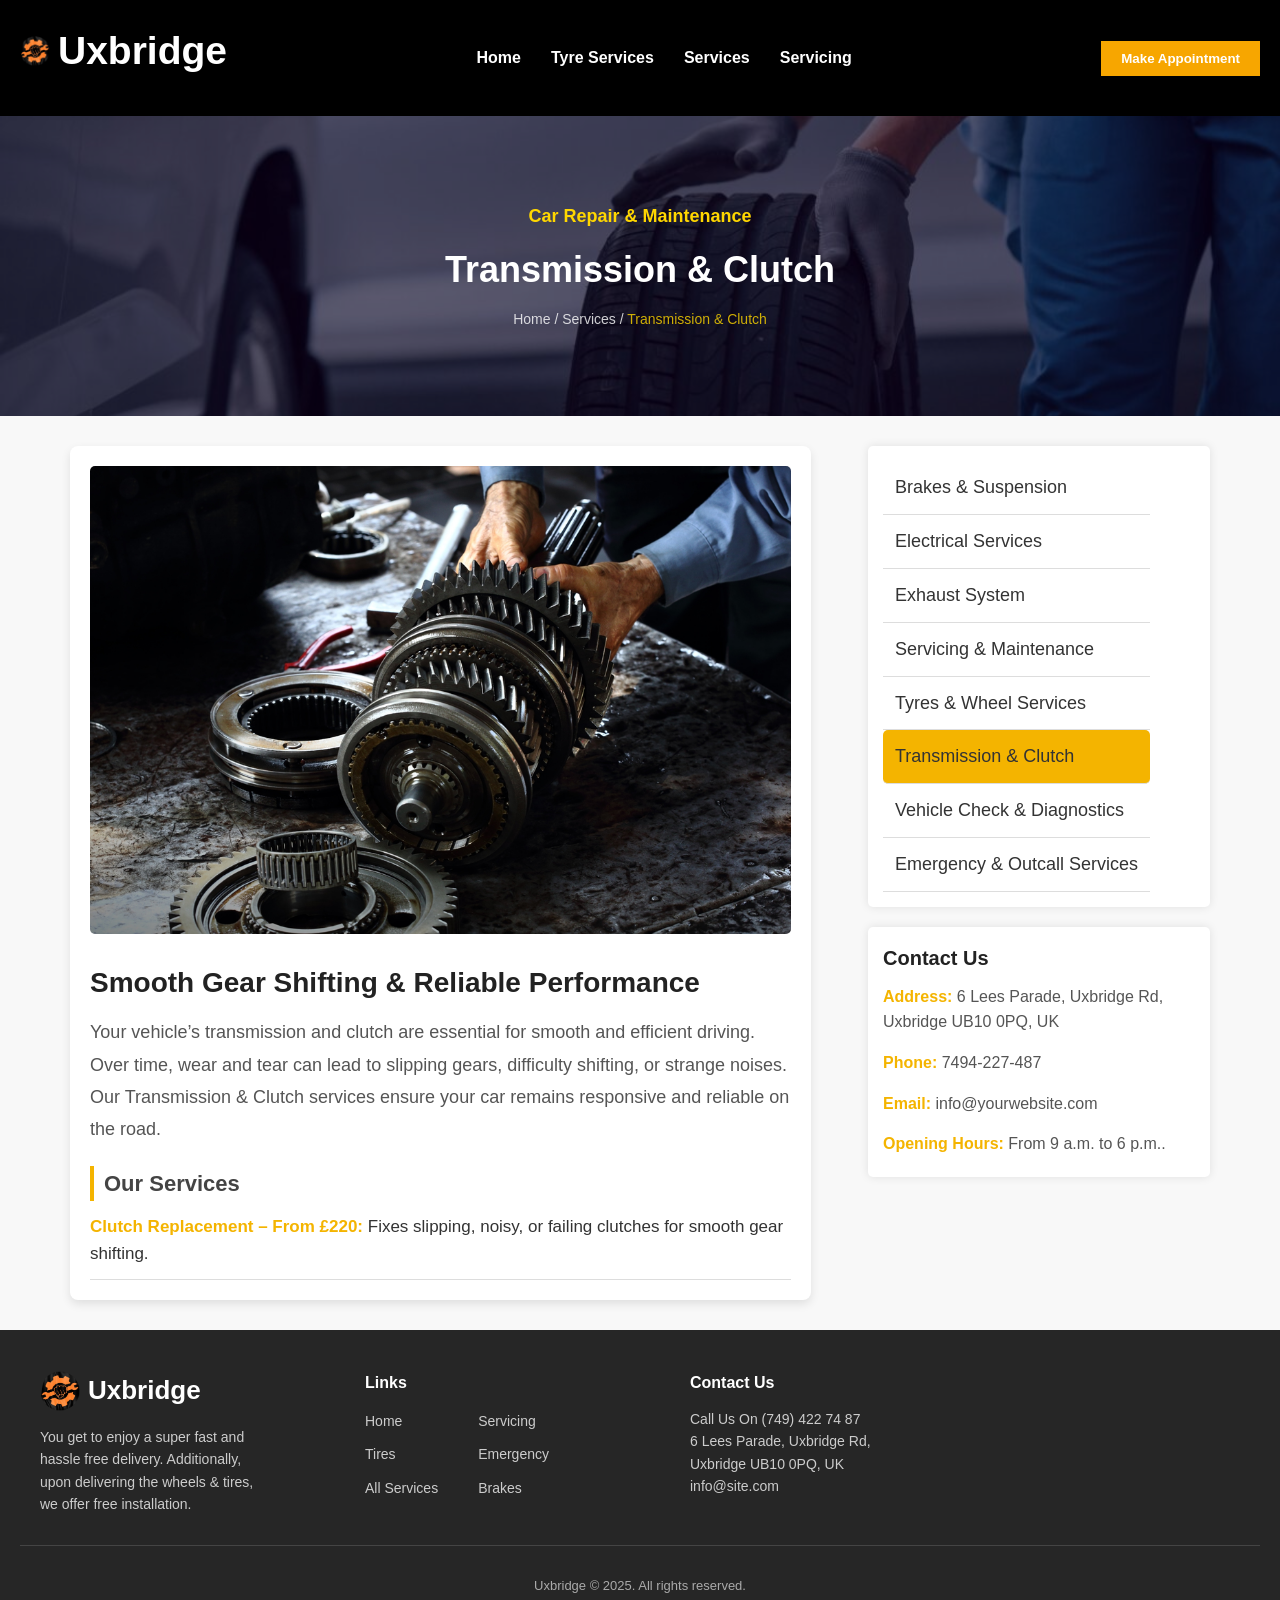
<file: transmissionService.html>
<!DOCTYPE html>
<html lang="en">
<head>
    <meta charset="UTF-8">
    <meta name="viewport" content="width=device-width, initial-scale=1.0">
    <title>Transmission & Clutch</title>
    <link rel="stylesheet" href="styles.css">
</head>
<body style="font-family: 'Poppins', Arial, sans-serif;
margin: 0;
padding: 0;
background-color: #f8f8f8;
color: #333;
line-height: 1.6;">

<header>
    <nav>
      <div class="logo"><img src="logo.png" alt="Logo" style="width: 30px; height: 30px;"><h1>Uxbridge</h1> </div>

      <!-- Hamburger icon -->
      <div class="hamburger" onclick="toggleMenu()">
        <span></span>
        <span></span>
        <span></span>
      </div>

      <!-- Navigation links -->
      <ul class="nav-links">
        <li><a href="homePage.html">Home</a></li>
        <li><a href="tyreService.html">Tyre Services</a></li>
        <li><a href="servicesPage.html">Services</a></li>
        <li><a href="maintenanceService.html">Servicing</a></li>
      </ul>

      <!-- Button -->
      <button class="btn">Make Appointment</button>
    </nav>
  </header>

  <script>
    function toggleMenu() {
      document.querySelector('.nav-links').classList.toggle('active');
    }
  </script>

<header class="hero-section">
    <div class="overlay">
        <div class="container">
            <h2 class="subtitle">Car Repair & Maintenance</h2>
            <h1 class="title">Transmission & Clutch</h1>
            <p class="breadcrumb">
                <a href="homePage.html">Home</a> <span> / </span> <a href="servicesPage.html">Services</a> <span> / </span> <span class="active">Transmission & Clutch</span>
            </p>
        </div>
    </div>
</header>

    <div class="service-page__container">
        
        <!-- Transmission & Clutch Section -->
<div class="service-details">
    <img src="transmission.jpg" alt="Transmission & Clutch Services" class="service-details__image">
    <h2 class="service-details__heading">Smooth Gear Shifting & Reliable Performance</h2>
    <p class="service-details__description">
        Your vehicle’s transmission and clutch are essential for smooth and efficient driving. Over time, wear and tear can lead to slipping gears, difficulty shifting, or strange noises. Our Transmission & Clutch services ensure your car remains responsive and reliable on the road.
    </p>

    <h3 class="service-details__subheading">Our Services</h3>
    <ul class="service-details__list">
        <li><strong>Clutch Replacement – From £220:</strong> Fixes slipping, noisy, or failing clutches for smooth gear shifting.</li>
    </ul>
</div>



        <!-- Right Sidebar -->
        <aside class="service-sidebar">
            <nav class="service-sidebar__menu">
                <ul>
                    <li><a href="brakeService.html">Brakes & Suspension</a></li>
                    <li><a href="electricalServices.html">Electrical Services</a></li>
                    <li><a href="exhaustSystemService.html">Exhaust System</a></li>
                    <li><a href="maintenanceService.html">Servicing & Maintenance</a></li>
                    <li><a href="tyreService.html">Tyres & Wheel Services</a></li>
                    <li class="service-sidebar__menu--active"><a href="transmissionService.html">Transmission & Clutch</a></li>
                    <li><a href="vehicleCheckService.html">Vehicle Check & Diagnostics</a></li>
                    <li><a href="emergencyService.html">Emergency & Outcall Services</a></li>
                </ul>
            </nav>

            <div class="service-sidebar__contact-box">
                <h3 class="service-sidebar__contact-title">Contact Us</h3>
                <p style="padding-bottom: 10px;"><strong>Address:</strong> 6 Lees Parade, Uxbridge Rd, Uxbridge UB10 0PQ, UK</p>
                <p style="padding-bottom: 10px;"><strong>Phone:</strong> 7494-227-487</p>
                <p style="padding-bottom: 10px;"><strong>Email:</strong> info@yourwebsite.com</p>
                <p><strong>Opening Hours:</strong> From 9 a.m. to 6 p.m..</p>
            </div>
        </aside>
    </div>
    <footer class="footer">
        <div class="footer-container">
          <!-- Logo and Description -->
          <div class="footer-section">
            <div class="logo"><img src="logo.png" alt="Logo" style="width: 40px; height: 40px;"> Uxbridge</div>
            <p>You get to enjoy a super fast and hassle free delivery. Additionally, upon delivering the wheels & tires, we offer free installation.</p>
          </div>
      
          <!-- Links -->
          <div class="footer-section">
            <h4>Links</h4>
            <div class="footer-links">
              <ul>
                <li><a href="homePage.html">Home</a></li>
                <li><a href="tyreService.html">Tires</a></li>
                <li><a href="servicesPage.html">All Services</a></li>
              </ul>
              <ul>
                <li><a href="maintenanceService.html">Servicing</a></li>
                <li><a href="emergencyService.html">Emergency</a></li>
                <li><a href="brakeService.html">Brakes</a></li>
              </ul>
            </div>
          </div>
          
      
          <!-- Contact Info -->
          <div class="footer-section">
            <h4>Contact Us</h4>
            <p>Call Us On <a href="tel:+447494227487">(749) 422 74 87</a></p>
            <p>6 Lees Parade, Uxbridge Rd, Uxbridge UB10 0PQ, UK</p>
            <p><a href="mailto:info@site.com">info@site.com</a></p>
          </div>
      
          <!-- Newsletter -->
          <div class="footer-section">
           
            
          </div>
        </div>
      
        <div class="footer-bottom">
          <p>Uxbridge © 2025. All rights reserved.</p>
        </div>
      </footer>

</body>
</html>
</file>
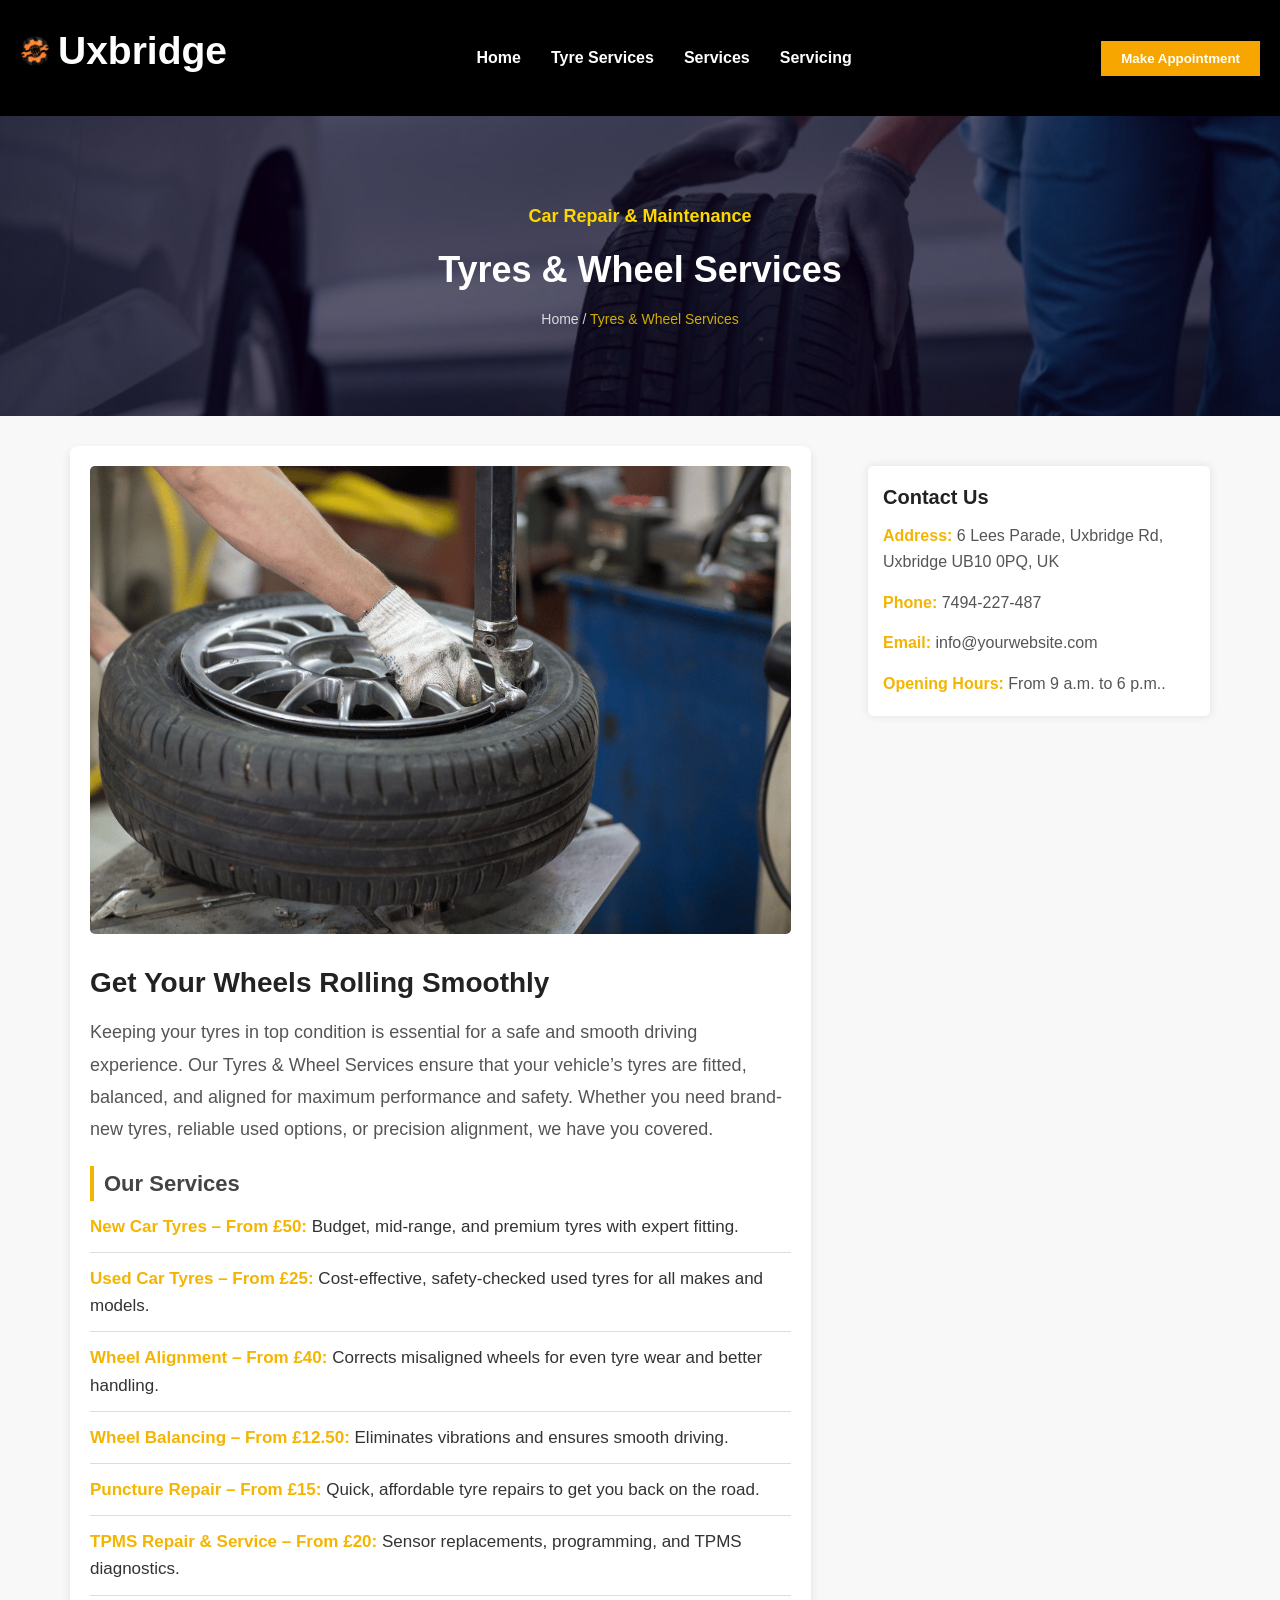
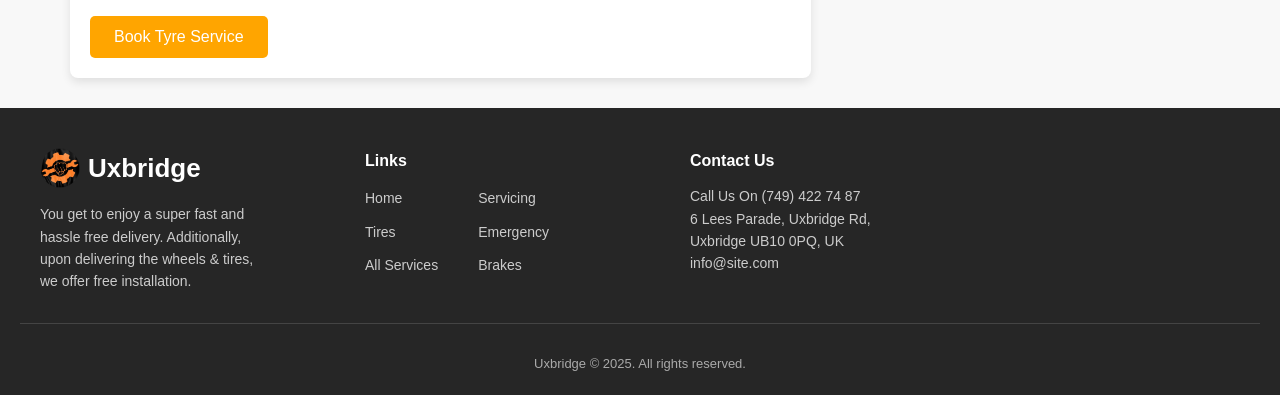
<file: tyreService.html>
<!DOCTYPE html>
<html lang="en">
<head>
    <meta charset="UTF-8">
    <meta name="viewport" content="width=device-width, initial-scale=1.0">
    <title>Tyres & Wheel Services</title>
    <link rel="stylesheet" href="styles.css">
</head>
<body style="font-family: 'Poppins', Arial, sans-serif;
margin: 0;
padding: 0;
background-color: #f8f8f8;
color: #333;
line-height: 1.6;">

<header>
    <nav>
      <div class="logo"><img src="logo.png" alt="Logo" style="width: 30px; height: 30px;"><h1>Uxbridge</h1> </div>

      <!-- Hamburger icon -->
      <div class="hamburger" onclick="toggleMenu()">
        <span></span>
        <span></span>
        <span></span>
      </div>

      <!-- Navigation links -->
      <ul class="nav-links">
        <li><a href="homePage.html">Home</a></li>
        <li><a href="tyreService.html">Tyre Services</a></li>
        <li><a href="servicesPage.html">Services</a></li>
        <li><a href="maintenanceService.html">Servicing</a></li>
      </ul>

      <!-- Button -->
      <button class="btn">Make Appointment</button>
    </nav>
  </header>

  <script>
    function toggleMenu() {
      document.querySelector('.nav-links').classList.toggle('active');
    }
  </script>

<header class="hero-section">
    <div class="overlay">
        <div class="container">
            <h2 class="subtitle">Car Repair & Maintenance</h2>
            <h1 class="title">Tyres & Wheel Services</h1>
            <p class="breadcrumb">
                <a href="homePage.html">Home</a> <span> / </span> <span class="active">Tyres & Wheel Services</span>
            </p>
        </div>
    </div>
</header>

    <div class="service-page__container">
        
        <!-- Left Content (Main Service Details) -->
        <div class="service-details">
            <img src="tyre-changes.png" alt="Tyres & Wheel Services" class="service-details__image">
            <h2 class="service-details__heading">Get Your Wheels Rolling Smoothly</h2>
            <p class="service-details__description">
                Keeping your tyres in top condition is essential for a safe and smooth driving experience. 
                Our Tyres & Wheel Services ensure that your vehicle’s tyres are fitted, balanced, and aligned 
                for maximum performance and safety. Whether you need brand-new tyres, reliable used options, 
                or precision alignment, we have you covered.
            </p>

            <h3 class="service-details__subheading">Our Services</h3>
            <ul class="service-details__list">
                <li><strong>New Car Tyres – From £50:</strong> Budget, mid-range, and premium tyres with expert fitting.</li>
                <li><strong>Used Car Tyres – From £25:</strong> Cost-effective, safety-checked used tyres for all makes and models.</li>
                <li><strong>Wheel Alignment – From £40:</strong> Corrects misaligned wheels for even tyre wear and better handling.</li>
                <li><strong>Wheel Balancing – From £12.50:</strong> Eliminates vibrations and ensures smooth driving.</li>
                <li><strong>Puncture Repair – From £15:</strong> Quick, affordable tyre repairs to get you back on the road.</li>
                <li><strong>TPMS Repair & Service – From £20:</strong> Sensor replacements, programming, and TPMS diagnostics.</li
            </ul>
            <button class="book-tyre-btn" onclick="openPopup()">Book Tyre Service</button>
        </div>

        <!-- Right Sidebar -->
        <aside class="service-sidebar">
            <!-- <nav class="service-sidebar__menu">
                <ul>
                    <li><a href="brakeService.html">Brakes & Suspension</a></li>
                    <li><a href="electricalServices.html">Electrical Services</a></li>
                    <li><a href="exhaustSystemService.html">Exhaust System</a></li>
                    <li><a href="maintenanceService.html">Servicing & Maintenance</a></li>
                    <li class="service-sidebar__menu--active"><a href="tyreService.html">Tyres & Wheel Services</a></li>
                    <li><a href="transmissionService.html">Transmission & Clutch</a></li>
                    <li><a href="vehicleCheckService.html">Vehicle Check & Diagnostics</a></li>
                    <li><a href="emergencyService.html">Emergency & Outcall Services</a></li>
                </ul>
            </nav> -->

            <div class="service-sidebar__contact-box">
                <h3 class="service-sidebar__contact-title">Contact Us</h3>
                <p style="padding-bottom: 10px;"><strong>Address:</strong> 6 Lees Parade, Uxbridge Rd, Uxbridge UB10 0PQ, UK</p>
                <p style="padding-bottom: 10px;"><strong>Phone:</strong> 7494-227-487</p>
                <p style="padding-bottom: 10px;"><strong>Email:</strong> info@yourwebsite.com</p>
                <p><strong>Opening Hours:</strong> From 9 a.m. to 6 p.m..</p>
            </div>
        </aside>
    </div>

    <footer class="footer">
      <div class="footer-container">
        <!-- Logo and Description -->
        <div class="footer-section">
          <div class="logo"><img src="logo.png" alt="Logo" style="width: 40px; height: 40px;"> Uxbridge</div>
          <p>You get to enjoy a super fast and hassle free delivery. Additionally, upon delivering the wheels & tires, we offer free installation.</p>
        </div>
    
        <!-- Links -->
        <div class="footer-section">
          <h4>Links</h4>
          <div class="footer-links">
            <ul>
              <li><a href="homePage.html">Home</a></li>
              <li><a href="tyreService.html">Tires</a></li>
              <li><a href="servicesPage.html">All Services</a></li>
            </ul>
            <ul>
              <li><a href="maintenanceService.html">Servicing</a></li>
              <li><a href="emergencyService.html">Emergency</a></li>
              <li><a href="brakeService.html">Brakes</a></li>
            </ul>
          </div>
        </div>
        
    
        <!-- Contact Info -->
        <div class="footer-section">
          <h4>Contact Us</h4>
          <p>Call Us On <a href="tel:+447494227487">(749) 422 74 87</a></p>
          <p>6 Lees Parade, Uxbridge Rd, Uxbridge UB10 0PQ, UK</p>
          <p><a href="mailto:info@site.com">info@site.com</a></p>
        </div>
    
        <!-- Newsletter -->
        <div class="footer-section">
         
          
        </div>
      </div>
    
      <div class="footer-bottom">
        <p>Uxbridge © 2025. All rights reserved.</p>
      </div>
    </footer>


    <!-- Popup Form -->
<div class="popup-overlay" id="popupOverlay">
    <div class="popup-content">
      <button class="popup-close" onclick="closePopup()">×</button>
      <div class="popup-scroll">
        <iframe
  src="https://api.leadconnectorhq.com/widget/form/LtZJTfpmHfQBUdtYLhhV"
  style="width:100%;height:100%;border:none;border-radius:4px"
  id="inline-LtZJTfpmHfQBUdtYLhhV" 
  data-layout="{'id':'INLINE'}"
  data-trigger-type="alwaysShow"
  data-trigger-value=""
  data-activation-type="alwaysActivated"
  data-activation-value=""
  data-deactivation-type="neverDeactivate"
  data-deactivation-value=""
  data-form-name="tyre booking  - Copy"
  data-height="1284"
  data-layout-iframe-id="inline-LtZJTfpmHfQBUdtYLhhV"
  data-form-id="LtZJTfpmHfQBUdtYLhhV"
  title="tyre booking  - Copy"
      >
</iframe>


      </div>
    </div>
  </div>
  
  <script src="https://link.msgsndr.com/js/form_embed.js"></script>
  
  <script>
    function openPopup() {
      document.getElementById('popupOverlay').style.display = 'flex';
    }
  
    function closePopup() {
      document.getElementById('popupOverlay').style.display = 'none';
    }
  </script>
  
</body>
</html>
</file>
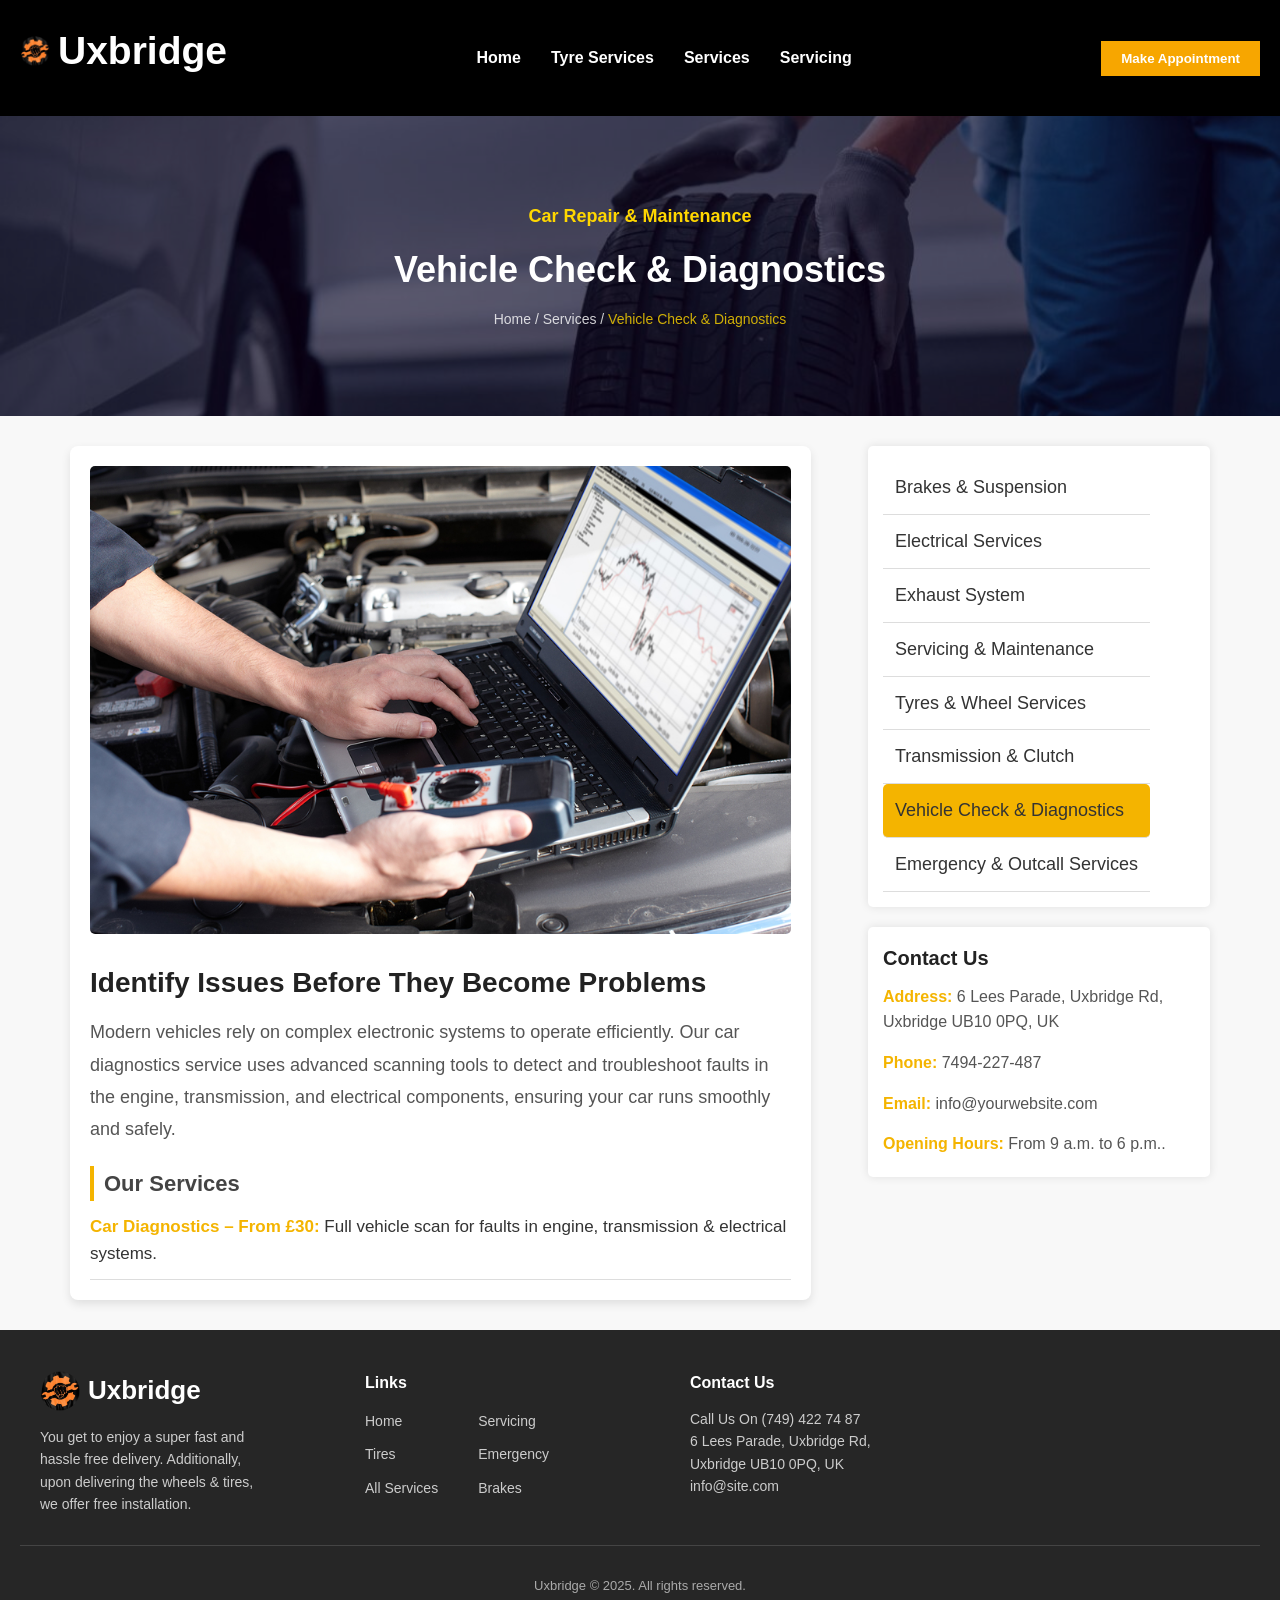
<file: vehicleCheckService.html>
<!DOCTYPE html>
<html lang="en">
<head>
    <meta charset="UTF-8">
    <meta name="viewport" content="width=device-width, initial-scale=1.0">
    <title>Vehicle Check & Diagnostics</title>
    <link rel="stylesheet" href="styles.css">
</head>
<body style="font-family: 'Poppins', Arial, sans-serif;
margin: 0;
padding: 0;
background-color: #f8f8f8;
color: #333;
line-height: 1.6;">

<header>
    <nav>
      <div class="logo"><img src="logo.png" alt="Logo" style="width: 30px; height: 30px;"><h1>Uxbridge</h1> </div>

      <!-- Hamburger icon -->
      <div class="hamburger" onclick="toggleMenu()">
        <span></span>
        <span></span>
        <span></span>
      </div>

      <!-- Navigation links -->
      <ul class="nav-links">
        <li><a href="homePage.html">Home</a></li>
        <li><a href="tyreService.html">Tyre Services</a></li>
        <li><a href="servicesPage.html">Services</a></li>
        <li><a href="maintenanceService.html">Servicing</a></li>
      </ul>

      <!-- Button -->
      <button class="btn">Make Appointment</button>
    </nav>
  </header>

  <script>
    function toggleMenu() {
      document.querySelector('.nav-links').classList.toggle('active');
    }
  </script>
<header class="hero-section">
    <div class="overlay">
        <div class="container">
            <h2 class="subtitle">Car Repair & Maintenance</h2>
            <h1 class="title">Vehicle Check & Diagnostics</h1>
            <p class="breadcrumb">
                <a href="homePage.html">Home</a> <span> / </span> <a href="servicesPage.html">Services</a> <span> / </span> <span class="active">Vehicle Check & Diagnostics</span>
            </p>
        </div>
    </div>
</header>

    <div class="service-page__container">
        
        <!-- Vehicle Check & Diagnostics Section -->
<div class="service-details">
    <img src="VehicleCheck&Diagnostics.jpg" alt="Vehicle Check & Diagnostics" class="service-details__image">
    <h2 class="service-details__heading">Identify Issues Before They Become Problems</h2>
    <p class="service-details__description">
        Modern vehicles rely on complex electronic systems to operate efficiently. Our car diagnostics service uses advanced scanning tools to detect and troubleshoot faults in the engine, transmission, and electrical components, ensuring your car runs smoothly and safely.
    </p>

    <h3 class="service-details__subheading">Our Services</h3>
    <ul class="service-details__list">
        <li><strong>Car Diagnostics – From £30:</strong> Full vehicle scan for faults in engine, transmission & electrical systems.</li>
    </ul>
</div>




        <!-- Right Sidebar -->
        <aside class="service-sidebar">
            <nav class="service-sidebar__menu">
                <ul>
                    <li><a href="brakeService.html">Brakes & Suspension</a></li>
                    <li><a href="electricalServices.html">Electrical Services</a></li>
                    <li><a href="exhaustSystemService.html">Exhaust System</a></li>
                    <li><a href="maintenanceService.html">Servicing & Maintenance</a></li>
                    <li><a href="tyreService.html">Tyres & Wheel Services</a></li>
                    <li><a href="transmissionService.html">Transmission & Clutch</a></li>
                    <li class="service-sidebar__menu--active"><a href="vehicleCheckService.html">Vehicle Check & Diagnostics</a></li>
                    <li><a href="emergencyService.html">Emergency & Outcall Services</a></li>
                </ul>
            </nav>

            <div class="service-sidebar__contact-box">
                <h3 class="service-sidebar__contact-title">Contact Us</h3>
                <p style="padding-bottom: 10px;"><strong>Address:</strong> 6 Lees Parade, Uxbridge Rd, Uxbridge UB10 0PQ, UK</p>
                <p style="padding-bottom: 10px;"><strong>Phone:</strong> 7494-227-487</p>
                <p style="padding-bottom: 10px;"><strong>Email:</strong> info@yourwebsite.com</p>
                <p><strong>Opening Hours:</strong> From 9 a.m. to 6 p.m..</p>
            </div>
        </aside>
    </div>
    <footer class="footer">
        <div class="footer-container">
          <!-- Logo and Description -->
          <div class="footer-section">
            <div class="logo"><img src="logo.png" alt="Logo" style="width: 40px; height: 40px;"> Uxbridge</div>
            <p>You get to enjoy a super fast and hassle free delivery. Additionally, upon delivering the wheels & tires, we offer free installation.</p>
          </div>
      
          <!-- Links -->
          <div class="footer-section">
            <h4>Links</h4>
            <div class="footer-links">
              <ul>
                <li><a href="homePage.html">Home</a></li>
                <li><a href="tyreService.html">Tires</a></li>
                <li><a href="servicesPage.html">All Services</a></li>
              </ul>
              <ul>
                <li><a href="maintenanceService.html">Servicing</a></li>
                <li><a href="emergencyService.html">Emergency</a></li>
                <li><a href="brakeService.html">Brakes</a></li>
              </ul>
            </div>
          </div>
          
      
          <!-- Contact Info -->
          <div class="footer-section">
            <h4>Contact Us</h4>
            <p>Call Us On <a href="tel:+447494227487">(749) 422 74 87</a></p>
            <p>6 Lees Parade, Uxbridge Rd, Uxbridge UB10 0PQ, UK</p>
            <p><a href="mailto:info@site.com">info@site.com</a></p>
          </div>
      
          <!-- Newsletter -->
          <div class="footer-section">
           
            
          </div>
        </div>
      
        <div class="footer-bottom">
          <p>Uxbridge © 2025. All rights reserved.</p>
        </div>
      </footer>

</body>
</html>
</file>
<file: styles.css>
* {
    margin: 0;
    padding: 0;
    box-sizing: border-box;
    font-family: Arial, sans-serif;
}

body {
    background-color: #111;
    color: white;
    font-family: 'Poppins', sans-serif;
}

/* Base Styles */
header {
    background-color: black;
    padding: 20px;
    display: flex;
    justify-content: space-between;
    align-items: center;
  }
  
  nav {
    display: flex;
    align-items: center;
    width: 100%;
    justify-content: space-between;
  }
  
  .logo {
    font-size: 26px;
        font-weight: bold;
        color: white;
        margin-bottom: 14px;
        display: flex;
         align-items: center;
         gap: 8px;
  }
  
  .nav-links {
    list-style: none;
    display: flex;
    flex: 1;
    justify-content: center;
  }
  
  .nav-links li {
    margin: 0 15px;
    font-weight: 600;
  }
  
  .nav-links li a {
    color: white;
    text-decoration: none;
  }
  
  .btn {
    background-color: #f7a600;
    color: white;
    padding: 10px 20px;
    border: none;
    cursor: pointer;
    font-weight: 700;
  }
  
  /* Hamburger Icon (hidden on desktop) */
  .hamburger {
    display: none;
    flex-direction: column;
    cursor: pointer;
    gap: 5px;
  }
  
  .hamburger span {
    width: 25px;
    height: 3px;
    background: white;
    border-radius: 2px;
  }
  
  /* Responsive Styles */
  @media (max-width: 768px) {
    .nav-links {
      position: absolute;
      top: 70px;
      left: 0;
      right: 0;
      background-color: black;
      flex-direction: column;
      align-items: center;
      display: none;
      padding: 20px 0;
      z-index: 999;
    }
  
    .nav-links.active {
      display: flex;
    }
  
    .hamburger {
      display: flex;
    }
  
    .btn {
      display: none;
    }
  }
  



/* Custom slider wrapper */
.custom-slider {
    position: relative;
    width: 100%;
    height: 90vh;
    overflow: hidden;
}

/* Individual slides */
.custom-slide {
    position: absolute;
    width: 100%;
    height: 100%;
    background-size: cover;
    background-position: center;
    display: flex;
    align-items: center;
    justify-content: center;
    opacity: 0;
    transition: opacity 1s ease-in-out;
}

.custom-slide.active {
    opacity: 1;
}

/* Content inside slide */
.custom-content {
    text-align: center;
    color: white;
}

.custom-content h3 {
    font-size: 20px;
    font-style: italic;
    color: #FFD700;
}

.custom-content h1 {
    font-size: 50px;
    font-weight: bold;
    margin: 10px 0;
}

/* Buttons */
.custom-buttons {
    margin-top: 20px;
}

.custom-btn {
    display: inline-block;
    padding: 10px 20px;
    margin: 10px;
    font-size: 16px;
    font-weight: bold;
    text-decoration: none;
    color: white;
    border: 2px solid white;
    transition: 0.3s;
}

.custom-btn.custom-red {
    background-color: #f7a600;
    border: none;
}

.custom-btn:hover {
    background-color: white;
    color: black;
}

/* Navigation Controls */
.custom-controls {
    position: absolute;
    top: 50%;
    width: 100%;
    display: flex;
    justify-content: space-between;
    transform: translateY(-50%);
}

.custom-controls div {
    font-size: 40px;
    color: white;
    padding: 10px;
    cursor: pointer;
    background: rgba(0, 0, 0, 0.5);
    border-radius: 5px;
}

.bmm-info-section {
    
  padding: 60px 0;
  display: flex;
  justify-content: center;
  align-items: center;
  width: 100%;
  position: relative;
  margin-top: -150px;
  z-index: 2;
}

.bmm-info-container {
  display: flex;
  justify-content: space-between;
  gap: 20px;
  max-width: 1200px;
  width: 90%;
}

.bmm-info-card {
  background: #ffffff;
  padding: 30px;
  border-radius: 10px;
  text-align: center;
  box-shadow: 0px 4px 15px rgba(0, 0, 0, 0.1);
  width: 100%;
  flex: 1;
  transition: all 0.3s ease-in-out;
}

.bmm-info-card:hover {
  transform: translateY(-5px);
  box-shadow: 0px 6px 20px rgba(0, 0, 0, 0.15);
}

.bmm-info-icon {
  margin-bottom: 15px;
  display: flex;
  justify-content: center;
  align-items: center;
}

.bmm-info-icon img {
  display: block;
  width: 50px;
  height: auto;
}

.bmm-info-title {
  font-size: 20px;
  font-weight: bold;
  color: #222;
  margin-bottom: 10px;
}

.bmm-info-text {
  font-size: 15px;
  color: #666;
  line-height: 1.6;
}


/* Responsive layout for tablets and smaller screens */
@media (max-width: 1024px) {
    .bmm-info-container {
      flex-wrap: wrap;
      justify-content: center;
      gap: 30px;
    }
  
    .bmm-info-card {
      flex: 0 0 45%;
      max-width: 45%;
    }
  }
  
  /* Responsive layout for mobile screens */
  @media (max-width: 600px) {
    .bmm-info-container {
      flex-direction: column;
      align-items: center;
      gap: 20px;
    }
  
    .bmm-info-card {
      flex: 0 0 100%;
      max-width: 100%;
    }
  
    .bmm-info-title {
      font-size: 18px;
    }
  
    .bmm-info-text {
      font-size: 14px;
    }
  
    .bmm-info-icon img {
      width: 40px;
    }
  }
  



/* General Section Styling */
.bmm-services-section {
    background: #111; /* Dark Background */
    color: #fff;
    padding: 80px 0;
    text-align: center;
}

/* Section Header */
.bmm-services-header {
    max-width: 800px;
    margin: 0 auto 40px;
}

.bmm-services-subtitle {
    color: #fdd835; /* Yellow */
    font-size: 18px;
    font-weight: bold;
}

.bmm-services-title {
    font-size: 40px;
    font-weight: bold;
    margin: 10px 0;
}

.bmm-services-description {
    font-size: 16px;
    color: #ddd;
}

/* Services Container */
.bmm-services-container {
    display: flex;
    justify-content: center;
    gap: 20px;
    flex-wrap: wrap;
    max-width: 1200px;
    margin: 0 auto;
}

/* Individual Service Card */
.bmm-service-card {
    background: #fff;
    color: #222;
    border-radius: 10px;
    overflow: hidden;
    box-shadow: 0px 4px 15px rgba(0, 0, 0, 0.2);
    width: 270px;
    transition: transform 0.3s ease-in-out;
    height: 350px
    
    ;
}

.bmm-service-card:hover {
    transform: translateY(-5px);
}

/* Service Image */
.bmm-service-image {
    position: relative;
}

.bmm-service-image img {
    width: 100%;
    height: auto;
    display: block;
}

.bmm-service-price {
    position: absolute;
    bottom: 10px;
    left: 10px;
    background: #c40000;
    color: #fff;
    font-size: 14px;
    font-weight: bold;
    padding: 5px 10px;
    border-radius: 5px;
}

/* Service Content */
.bmm-service-content {
    padding: 20px;
    text-align: left;
}

.bmm-service-title {
    font-size: 18px;
    font-weight: bold;
    margin-bottom: 10px;
}

.bmm-service-text {
    font-size: 14px;
    color: #555;
    margin-bottom: 10px;
}

/* Read More Link */
.bmm-service-link {
    color: #f7a600;
    font-size: 14px;
    font-weight: bold;
    text-decoration: none;
}

.bmm-service-link:hover {
    text-decoration: underline;
}
/* Read More Link - Initially Hidden */
.bmm-service-link {
    color: #f7a600;
    font-size: 14px;
    font-weight: bold;
    text-decoration: none;
    opacity: 1;
    transition: opacity 0.3s ease-in-out, visibility 0.3s;
}







/* Services section styling */
.services-section {
    padding: 50px;
    text-align: center;
}

/* Services grid layout */
.services-container {
    display: grid;
    grid-template-columns: repeat(auto-fit, minmax(300px, 1fr));
    gap: 20px;
    max-width: 1100px;
    margin: auto;
}

/* Service card styling */
.service-card {
    background: #fff;
    border-radius: 8px;
    box-shadow: 0 4px 10px rgba(0, 0, 0, 0.1);
    overflow: hidden;
    transition: transform 0.3s ease-in-out;
    position: relative;
}

.service-card:hover {
    transform: translateY(-5px);
}

/* Image container */
.service-image {
    position: relative;
}
.get-quote-btn {
  margin-top: 10px;
  padding: 8px 16px;
  background-color: #ff9900;
  color: white;
  border: none;
  border-radius: 6px;
  cursor: pointer;
  font-weight: bold;
}

.get-quote-btn:hover {
  background-color: #e08800;
}


.service-image img {
    width: 100%;
    height: auto;
    display: block;
}

/* Price tag styling */
.service-price {
    position: absolute;
    top: 10px;
    left: 10px;
    background: #c40000;
    color: white;
    padding: 5px 10px;
    font-size: 14px;
    font-weight: bold;
    border-radius: 5px;
}

/* Service card content */
.service-content {
    padding: 20px;
    text-align: left;
    position: relative;
}

/* 🎨 Styling for the title (h3) */
.service-content h3 {
    font-size: 20px;
    color: #333;
    font-weight: bold;
    margin-bottom: 8px;
    text-transform: capitalize;
    transition: color 0.3s ease-in-out;
}

/* 🎨 Styling for the description (p) */
.service-content p {
    font-size: 14px;
    color: #666;
    line-height: 1.6;
    margin-bottom: 12px;
    transition: color 0.3s ease-in-out;
}

/* Change the title color on hover */
.service-card:hover h3 {
    color: #c40000;
}

/* Make the text more visible on hover */
.service-card:hover p {
    color: #444;
}

/* Read More link - initially hidden */
.read-more {
    display: block;
    color: #f7a600;
    font-weight: bold;
    text-decoration: none;
    opacity: 1;
    transition: opacity 0.3s ease-in-out;
}

/* Show the Read More link on hover */
/* .service-card:hover .read-more {
    opacity: 1;
    visibility: visible;
} */


/* Hero Section Styling */
.hero-section {
    background: url('cover1.jpg') center/cover no-repeat;
    height: 300px;
    position: relative;
    display: flex;
    align-items: center;
    justify-content: center;
    text-align: center;
    color: white;
}

/* Dark overlay effect */
.hero-section .overlay {
    position: absolute;
    top: 0;
    left: 0;
    width: 100%;
    height: 100%;
    background: rgba(0, 0, 0, 0.5); /* Semi-transparent dark overlay */
    display: flex;
    align-items: center;
    justify-content: center;
}

.container {
    position: relative;
    z-index: 2;
}

/* Typography */
.subtitle {
    font-size: 18px;
    color: #FFD700; /* Gold color */
    font-weight: bold;
}

.title {
    font-size: 36px;
    font-weight: bold;
    margin: 10px 0;
}

.breadcrumb {
    font-size: 14px;
    opacity: 0.8;
}

.breadcrumb a {
    color: white;
    text-decoration: none;
}

.breadcrumb .active {
    color: #FFD700; /* Gold color */
}
/*-------------------------- services page details -------------------------------------*/
/* Header Section */
.service-page__header {
    background: url('header-image.jpg') no-repeat center center/cover;
    height: 250px;
    display: flex;
    align-items: center;
    justify-content: center;
    color: white;
    text-shadow: 2px 2px 5px rgba(0, 0, 0, 0.5);
    text-align: center;
    padding: 20px;
}

.service-page__title {
    font-size: 36px;
    font-weight: bold;
    text-transform: uppercase;
    letter-spacing: 1px;
}

/* Layout */
.service-page__container {
    display: flex;
    justify-content: space-between;
    padding: 30px;
    max-width: 1200px;
    margin: auto;
    gap: 20px;
}

/* Main Content (Service Details) */
.service-details {
    width: 65%;
    background: white;
    padding: 20px;
    border-radius: 8px;
    box-shadow: 0px 4px 10px rgba(0, 0, 0, 0.1);
}

.service-details__image {
    width: 100%;
    border-radius: 5px;
    margin-bottom: 20px;
}

.service-details__heading {
    font-size: 28px;
    font-weight: 600;
    color: #222;
    margin-bottom: 10px;
}

.service-details__description {
    font-size: 18px;
    color: #555;
    line-height: 1.8;
    margin-bottom: 20px;
}

.service-details__subheading {
    font-size: 22px;
    font-weight: bold;
    color: #444;
    margin-top: 20px;
    border-left: 4px solid #f4b400;
    padding-left: 10px;
}

.service-details__list {
    list-style: none;
    padding: 0;
}

.service-details__list li {
    padding: 12px 0;
    border-bottom: 1px solid #ddd;
    font-size: 17px;
}

.service-details__list li strong {
    color: #f4b400;
}

/* Sidebar */
.service-sidebar {
    width: 30%;
}

/* Service Menu */
.service-sidebar__menu {
    background: white;
    padding: 15px;
    border-radius: 5px;
    box-shadow: 0px 0px 10px rgba(0, 0, 0, 0.1);
}

.service-sidebar__menu ul {
    list-style: none;
    padding: 0;
}

.service-sidebar__menu ul li {
    padding: 12px;
    border-bottom: 1px solid #ddd;
    font-size: 18px;
}

.service-sidebar__menu ul li a {
    text-decoration: none;
    color: #333;
    font-weight: 500;
    display: block;
    transition: 0.3s ease;
}

.service-sidebar__menu ul li a:hover {
    color: #f4b400;
}

.service-sidebar__menu--active {
    background: #f4b400;
    border-radius: 5px;
}

.service-sidebar__menu--active a {
    color: white;
}

/* Contact Box */
.service-sidebar__contact-box {
    background: white;
    padding: 15px;
    margin-top: 20px;
    border-radius: 5px;
    box-shadow: 0px 0px 10px rgba(0, 0, 0, 0.1);
}

.service-sidebar__contact-title {
    font-size: 20px;
    font-weight: bold;
    color: #222;
    margin-bottom: 10px;
}

.service-sidebar__contact-box p {
    font-size: 16px;
    color: #555;
    margin: 5px 0;
}

.service-sidebar__contact-box strong {
    color: #f4b400;
}

/* 🔥 Responsive Design 🔥 */
@media (max-width: 1024px) {
    .service-page__container {
        flex-direction: column;
        padding: 20px;
    }

    .service-details,
    .service-sidebar {
        width: 100%;
    }

    .service-sidebar {
        margin-top: 20px;
    }

    .service-sidebar__menu ul li {
        font-size: 16px;
        padding: 10px;
    }
}

@media (max-width: 768px) {
    .service-page__header {
        height: 200px;
    }

    .service-page__title {
        font-size: 28px;
    }

    .service-details__heading {
        font-size: 24px;
    }

    .service-details__description {
        font-size: 16px;
    }

    .service-details__subheading {
        font-size: 20px;
    }

    .service-details__list li {
        font-size: 15px;
        padding: 10px 0;
    }
}

@media (max-width: 576px) {
    .service-page__header {
        height: 180px;
        padding: 15px;
    }

    .service-page__title {
        font-size: 24px;
    }

    .service-page__container {
        padding: 15px;
    }

    .service-details {
        padding: 15px;
    }

    .service-details__heading {
        font-size: 22px;
    }

    .service-details__description {
        font-size: 15px;
    }

    .service-details__subheading {
        font-size: 18px;
        padding-left: 8px;
    }

    .service-details__list li {
        font-size: 14px;
        padding: 8px 0;
    }

    .service-sidebar__menu ul li {
        font-size: 14px;
        padding: 8px;
    }

    .service-sidebar__contact-title {
        font-size: 18px;
    }

    .service-sidebar__contact-box p {
        font-size: 14px;
    }
}



.landing-form-section {
    background: #111;
    padding: 60px 20px;
}

.landing-form-container {
    display: flex;
    flex-wrap: wrap;
    max-width: 1200px;
    margin: auto;
    align-items: flex-start;
    gap: 40px;
}

.landing-left-content {
    flex: 1;
    min-width: 300px;
}

.landing-left-content h2 {
    font-size: 32px;
    margin-bottom: 15px;
    color: #fdd835;
}

.landing-left-content p {
    font-size: 18px;
    margin-bottom: 20px;
    color: #ddd;
}

.landing-left-content .custom-btn {
    display: inline-block;
    padding: 12px 25px;
    background: #f7a600;
    color: white;
    text-decoration: none;
    border-radius: 5px;
    transition: background 0.3s ease;
}

.landing-left-content .custom-btn:hover {
    background: #d60000;
}

.landing-right-form {
    flex: 1;
    min-width: 300px;
    min-height: 500px; /* height set for iframe */
}

/* Responsive */
@media (max-width: 768px) {
    .landing-form-container {
        flex-direction: column;
    }

    .landing-right-form {
        height: 850px;
    }
}




/* -------------- popup style -------------- */
/* Trigger Button Styling */
  /* Modal Overlay */
  .form-modal {
    display: none;
    position: fixed;
    top: 0; left: 0;
    width: 100%; height: 100%;
    background: rgba(0, 0, 0, 0.6);
    z-index: 9999;
    overflow-y: auto;
  }
  
  /* Modal Content Box */
  .form-modal-content {
    background: #fff;
    margin: 50px auto;
    padding: 20px;
    border-radius: 8px;
    max-width: 800px;
    width: 90%;
    position: relative;
  }
  
  /* Close Button */
  .close-btn {
    position: absolute;
    top: 10px;
    right: 15px;
    font-size: 24px;
    background: none;
    border: none;
    cursor: pointer;
  }
  
  /* Scrollable Form Wrapper */
  .iframe-wrapper {
    max-height: 90vh;
    overflow-y: auto;
  }
  
  /* iFrame Style */
  .form-iframe {
    width: 100%;
    height: 1346px;
    border: none;
    border-radius: 8px;
  }

  /* -------------- tyer popup style -------------- */

  .book-tyre-btn {
    background-color: #ffa500;
    color: white;
    padding: 12px 24px;
    border: none;
    border-radius: 5px;
    font-size: 16px;
    margin-top: 20px;
    cursor: pointer;
  }

  .popup-overlay {
    display: none;
    position: fixed;
    top: 0;
    left: 0;
    width: 100%;
    height: 100%;
    background: rgba(0,0,0,0.7);
    z-index: 1000;
    justify-content: center;
    align-items: center;
  }

  .popup-content {
    position: relative;
    background: #fff;
    width: 95%;
    max-width: 560px;
    height: 85vh; /* 85% of the viewport height */
    max-height: 95vh;
    border-radius: 10px;
    display: flex;
    flex-direction: column;
    overflow: hidden;
    box-shadow: 0 10px 25px rgba(0, 0, 0, 0.2);
  }
  

  .popup-scroll {
    flex-grow: 1;
    overflow-y: auto;
  }

  .popup-close {
    position: absolute;
    top: 10px;
    right: 15px;
    font-size: 24px;
    background: none;
    border: none;
    cursor: pointer;
  }
  

  .service-cards {
    padding: 30px;
    background-color: #fff;
    border-radius: 10px;
    margin-bottom: 30px;
  }
  
  .service-cards__heading {
    font-size: 28px;
    margin-bottom: 10px;
    font-weight: 600;
  }
  
  .service-cards__description {
    font-size: 16px;
    margin-bottom: 25px;
    color: #555;
  }
  
  .cards-wrapper {
    display: grid;
    grid-template-columns: repeat(auto-fit, minmax(250px, 1fr));
    gap: 20px;
  }
  
  .service-card {
    background-color: #f9f9f9;
    padding: 20px;
    border-left: 5px solid #f7a600;
    border-radius: 8px;
    box-shadow: 0 2px 8px rgba(0, 0, 0, 0.05);
    transition: transform 0.3s ease;
  }
  
  .service-card:hover {
    transform: translateY(-5px);
  }
  
  .service-card h3 {
    margin-top: 0;
    color: #333;
    font-size: 18px;
    font-weight: 600;
  }
  
  .service-card .price {
    color: #f7a600;
    font-weight: 600;
    margin: 8px 0;
  }
  
    /* -------------- why us section style -------------- */
    .why-us-section {
        background-color: #111;
        padding: 60px 20px;
      }
      
      .why-us-container {
        display: flex;
        flex-wrap: wrap;
        align-items: center;
        justify-content: space-between;
        max-width: 1200px;
        margin: 0 auto;
        gap: 40px;
      }
      
      .why-us-text {
        flex: 1 1 500px;
      }
      
      .why-us-subtitle {
        font-size: 16px;
        color: #f7a600;
        text-transform: uppercase;
        margin-bottom: 10px;
        border-bottom: 1px solid #ddd;
        display: inline-block;
        padding-bottom: 4px;
      }
      
      .why-us-title {
        font-size: 32px;
        color: #ffffff;
        margin-bottom: 20px;
      }
      
      .bmm-services-title span {
        color: #f7a600;
      }
      
      .why-us-text p {
        font-size: 16px;
        color: #eae6e6;
        margin-bottom: 20px;
        line-height: 1.6;
      }
      
      .why-us-list {
        list-style: none;
        padding: 0;
        margin-bottom: 25px;
      }
      
      .why-us-list li {
        margin-bottom: 10px;
        font-weight: 600;
        color: #a89d9d;
        position: relative;
        padding-left: 25px;
      }
      
      .why-us-list li::before {
        content: "✔";
        color: #f7a600;
        position: absolute;
        left: 0;
        font-size: 16px;
      }
      
      .why-us-btn {
        display: inline-block;
        background-color: #f7a600;
        color: #fff;
        padding: 12px 24px;
        border-radius: 30px;
        text-decoration: none;
        font-weight: bold;
        transition: background-color 0.3s ease;
      }
      
      .why-us-btn:hover {
        background-color: #e08e00;
      }
      
      .why-us-image {
        flex: 1 1 400px;
      }
      
      .why-us-image img {
        width: 100%;
        border-radius: 20px;
        object-fit: cover;
      }
      
      /* ✅ Responsive Breakpoints */
      @media (max-width: 992px) {
        .why-us-container {
          flex-direction: column;
          text-align: center;
        }
      
        .why-us-text {
          flex: 1 1 100%;
        }
      
        .why-us-image {
          flex: 1 1 100%;
        }
      
        .why-us-btn {
          margin-top: 15px;
        }
      }
      
      @media (max-width: 576px) {
        .why-us-title {
          font-size: 26px;
        }
      
        .why-us-text p {
          font-size: 15px;
        }
      
        .why-us-btn {
          width: 100%;
          padding: 14px;
        }
      }
      

      /* ------------------------- footer -------------------------------*/
      
      .footer {
        background-color: #262626;
        color: #ccc;
        padding: 40px 20px 20px; /* increased height */
      }
      
      .footer-container {
        display: flex;
        flex-wrap: wrap;
        justify-content: flex-start; /* was space-between */
        align-items: flex-start;
        gap: 100px; /* smaller gaps between columns */
        max-width: 1200px;
        margin: auto;
      }
      
      .footer-section {
        flex: 1;
        min-width: 220px;
      }
      
      .footer-links {
        display: flex;
        gap: 40px; /* reduce this to decrease the space */
      }
      
      .footer-links ul {
        padding: 0;
        list-style: none;
        margin: 0;
      }      

      .footer-section h4 {
        color: white;
        margin-bottom: 12px;
        font-size: 16px;
      }
      
      .footer-section .logo {
        font-size: 26px;
        font-weight: bold;
        color: white;
        margin-bottom: 14px;
        display: flex;
         align-items: center;
         gap: 8px;
      }
      
      .footer-section p,
      .footer-section a {
        font-size: 14px;
        color: #ccc;
        text-decoration: none;
        line-height: 1.6;
      }
      
      .footer-section ul {
        list-style: none;
        padding: 0;
      }
      
      .footer-section ul li {
        margin-bottom: 8px;
      }
      
      .footer-bottom {
        text-align: center;
        padding-top: 30px;
        margin-top: 30px;
        border-top: 1px solid #444;
        font-size: 13px;
        color: #aaa;
      }
      
      /* Responsive */
      @media (max-width: 768px) {
        .footer-container {
          flex-direction: column;
          gap: 40px;
        }
      
        .footer-section {
          width: 100%;
        }
      
        .footer-bottom {
          font-size: 12px;
        }
      }
      /*-------------------------- new feedback -------------------------------------*/
      .testimonial-section {
        display: flex;
        justify-content: center;
        align-items: center;
        background: url('55983096.jpg'), #f9f9f9;
        background-size: auto;
        background-repeat: repeat;
        padding: 100px 40px;
        font-family: Arial, sans-serif;
        position: relative;
        text-align: center;
        flex-wrap: wrap;
      }
      
      
      .testimonial-content {
        max-width: 700px;
        margin: auto;
      }
      
      .testimonial-content h4 {
        color: red;
        font-weight: bold;
        letter-spacing: 2px;
        margin-bottom: 20px;
      }
      
      .quote {
        font-size: 1.2rem;
        font-weight: bold;
        margin: 20px 0;
        line-height: 1.5;
        color: #000;
      }
      
      .author h5 {
        margin: 0;
        font-size: 1.2rem;
        font-weight: bold;
        color: #000;
      }
      
      .author span {
        font-size: 0.95rem;
        color: gray;
      }
      
      .avatars {
        margin-top: 20px;
        display: flex;
        justify-content: center;
        gap: 10px;
      }
      
      .avatars img {
        width: 55px;
        height: 55px;
        border-radius: 50%;
        border: 2px solid transparent;
        cursor: pointer;
        transition: transform 0.3s ease, border 0.3s ease;
      }
      
      .avatars img.active {
        border: 2px solid red;
        transform: scale(1.1);
      }
      
      .testimonial-image img {
        position: absolute;
        right: 0;
        bottom: 0;
        width: 516px;
        height: 500px;
      }
      
      @media (max-width: 1024px) {
        .testimonial-section {
          padding: 60px 20px;
          flex-direction: column;
        }
      
        .testimonial-image img {
          position: relative;
          width: 100%;
          height: auto;
          max-width: 400px;
          margin-top: 30px;
        }
      }
      
      @media (max-width: 768px) {
        .quote {
          font-size: 1.6rem;
        }
      
        .author h5 {
          font-size: 1rem;
        }
      
        .author span {
          font-size: 0.85rem;
        }
      
        .avatars img {
          width: 45px;
          height: 45px;
        }
      
        .testimonial-image img {
          max-width: 350px;
        }
      }
      
      @media (max-width: 480px) {
        .testimonial-section {
          padding: 40px 15px;
        }
      
        .quote {
          font-size: 1.4rem;
        }
      
        .testimonial-image img {
          max-width: 100%;
          height: auto;
        }
      
        .avatars {
          flex-wrap: wrap;
          gap: 6px;
        }
      
        .avatars img {
          width: 40px;
          height: 40px;
        }
      }
</file>
